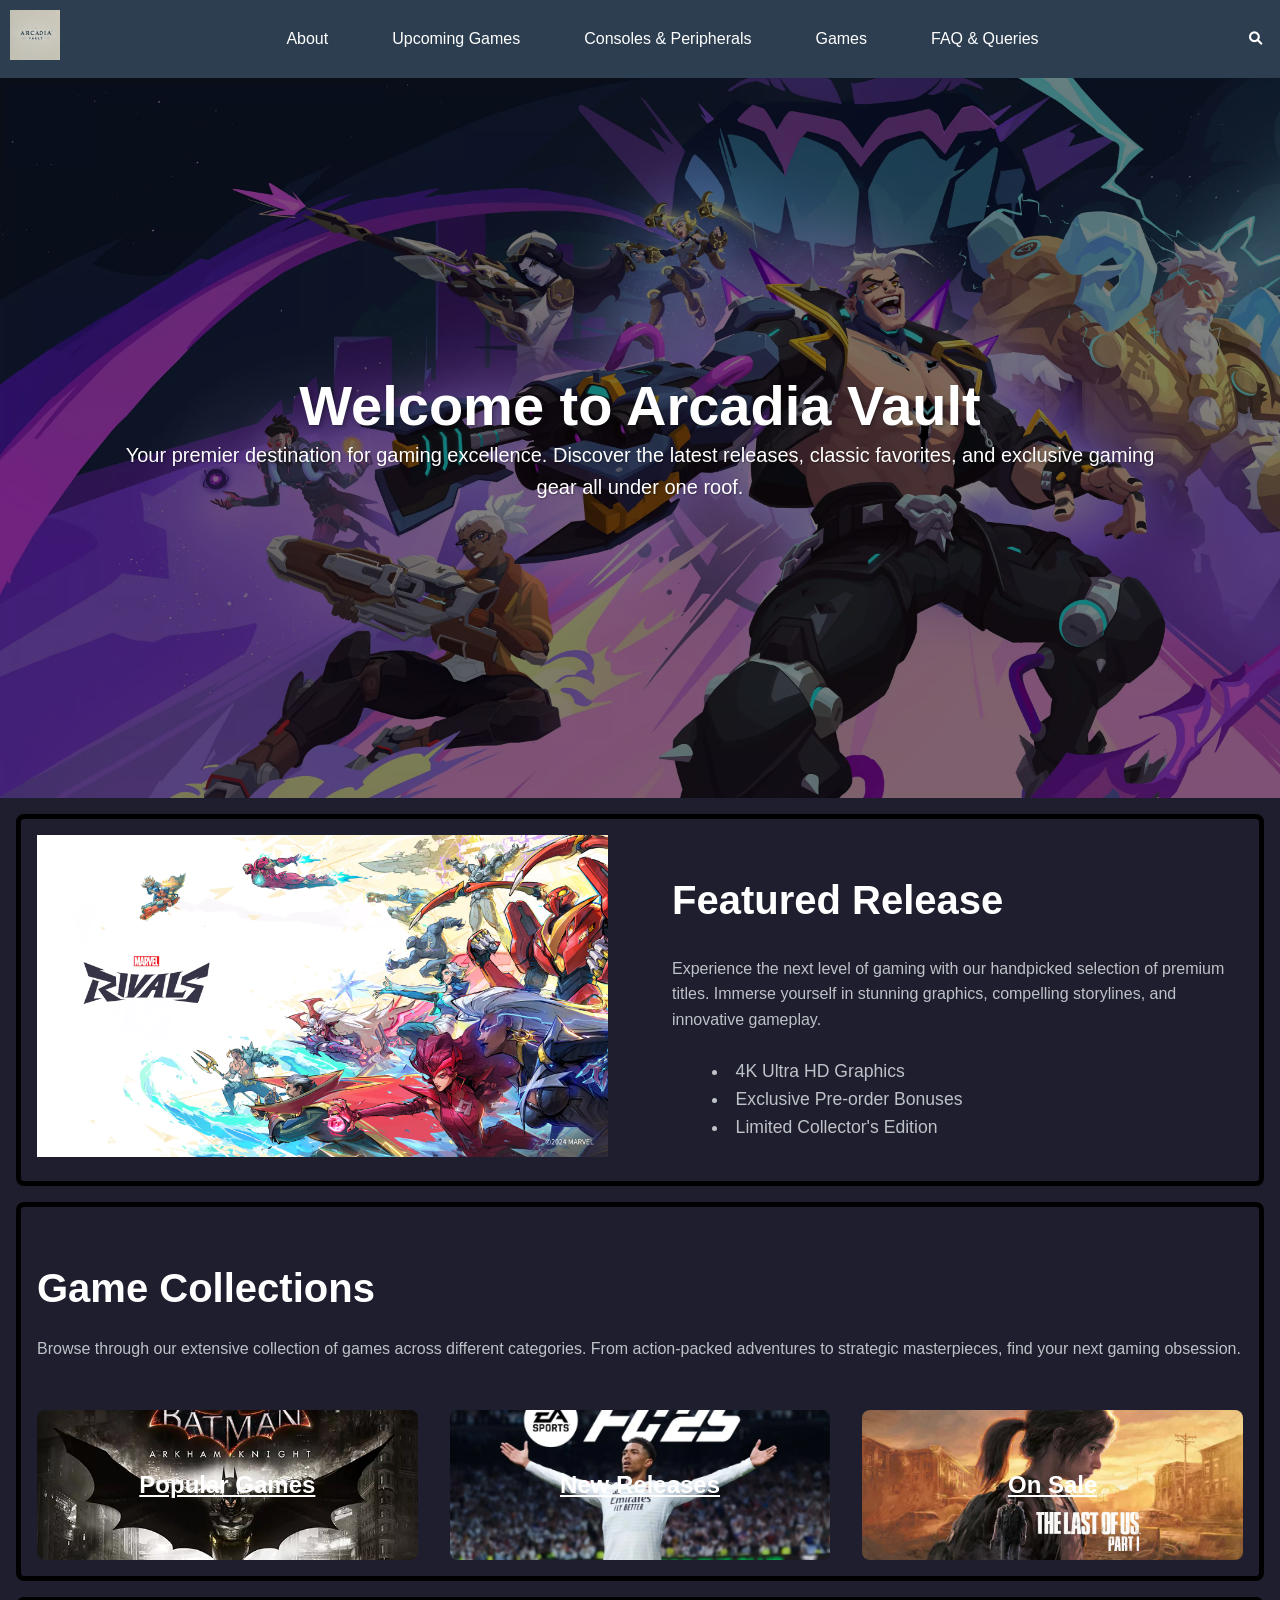
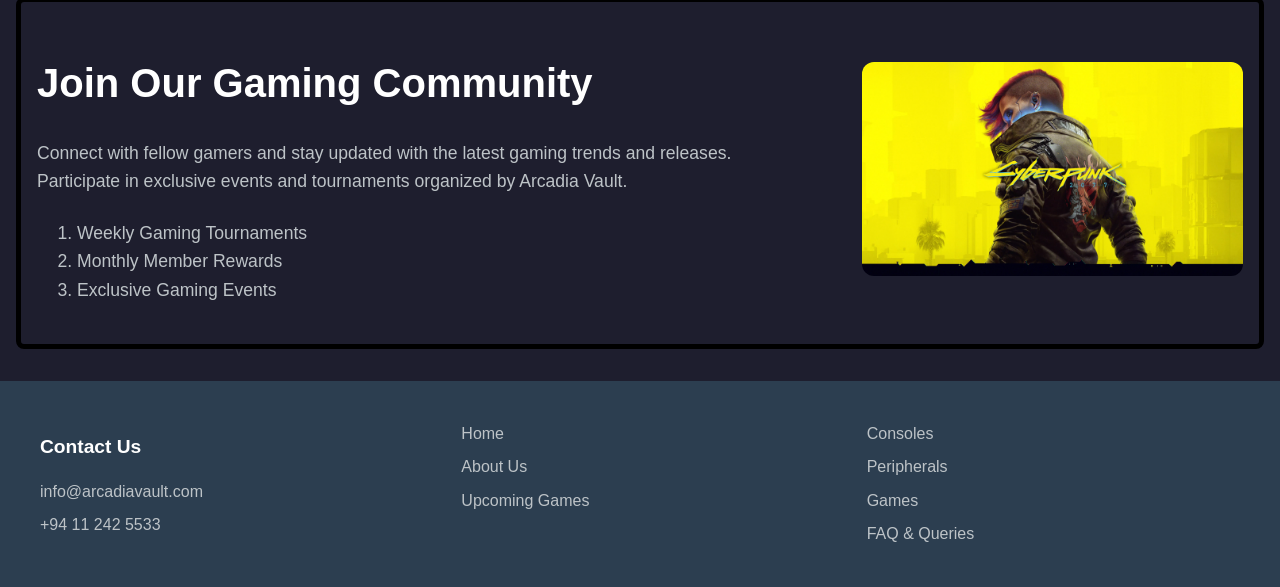
<file: index.html>
<!DOCTYPE html>
<html lang="en">

<head>
    <meta charset="UTF-8">
    <meta name="viewport" content="width=device-width, initial-scale=1.0">
    <title>Home</title>
    <link rel="stylesheet" href="./style/style.css">
    <link rel="stylesheet" href="https://cdnjs.cloudflare.com/ajax/libs/font-awesome/6.0.0/css/all.min.css">
<link rel="apple-touch-icon" sizes="57x57" href="/apple-icon-57x57.png">
<link rel="apple-touch-icon" sizes="60x60" href="/apple-icon-60x60.png">
<link rel="apple-touch-icon" sizes="72x72" href="/apple-icon-72x72.png">
<link rel="apple-touch-icon" sizes="76x76" href="/apple-icon-76x76.png">
<link rel="apple-touch-icon" sizes="114x114" href="/apple-icon-114x114.png">
<link rel="apple-touch-icon" sizes="120x120" href="/apple-icon-120x120.png">
<link rel="apple-touch-icon" sizes="144x144" href="/apple-icon-144x144.png">
<link rel="apple-touch-icon" sizes="152x152" href="/apple-icon-152x152.png">
<link rel="apple-touch-icon" sizes="180x180" href="/apple-icon-180x180.png">
<link rel="icon" type="image/png" sizes="192x192"  href="/android-icon-192x192.png">
<link rel="icon" type="image/png" sizes="32x32" href="/favicon-32x32.png">
<link rel="icon" type="image/png" sizes="96x96" href="/favicon-96x96.png">
<link rel="icon" type="image/png" sizes="16x16" href="/favicon-16x16.png">
<link rel="manifest" href="/manifest.json">
<meta name="msapplication-TileColor" content="#ffffff">
<meta name="msapplication-TileImage" content="/ms-icon-144x144.png">
<meta name="theme-color" content="#ffffff">
</head>

<body>

    <!-- Navigation Bar -->
    <nav class="navbar">
        <div class="logo">
            <a href="index.html">
                <img src="./images/logo.png" alt="Arcadia Vault Logo">
            </a>
        </div>

        <input type="checkbox" id="nav-toggle" hidden>

        <ul class="nav-links">
            <li><a href="aboutus.html">About</a></li>
            <li><a href="upcoming.html">Upcoming Games</a></li>
            <li class="dropdown">
                <a href="#" class="dropbtn">Consoles & Peripherals</a>
                <div class="dropdown-content">
                    <a href="consoles.html">Consoles</a>
                    <a href="peripherals.html">Peripherals</a>
                </div>
            </li>
            <li><a href="games.html">Games</a></li>
            <li><a href="faq.html">FAQ & Queries</a></li>
        </ul>

        <div class="nav-icons">
            <div class="search-container">
                <input type="text" class="search-input" placeholder="Search...">
                <button class="search-btn">
                    <i class="fas fa-search"></i>
                </button>
            </div>
            <label for="nav-toggle" class="hamburger">
                <i class="fas fa-bars"></i>
            </label>
        </div>
    </nav>


    <!-- Hero Banner Section -->
    <div class="hero-banner">
        <div class="hero-content">
            <h1>Welcome to Arcadia Vault</h1>
            <p>Your premier destination for gaming excellence. Discover the latest releases, classic favorites, and
                exclusive gaming gear all under one roof.</p>
        </div>
    </div>

    <!-- Featured Product Section -->
    <div class="flex-box featured-product">
        <div class="product-image">
            <img src="./images/marvel-rivals-3840x2160-6795f70b7d9df.webp" alt="Featured Game">
        </div>
        <div class="product-content">
            <h2>Featured Release</h2>
            <p>Experience the next level of gaming with our handpicked selection of premium titles. Immerse yourself in
                stunning graphics, compelling storylines, and innovative gameplay.</p>
            <ul>
                <li>4K Ultra HD Graphics</li>
                <li>Exclusive Pre-order Bonuses</li>
                <li>Limited Collector's Edition</li>
            </ul>
        </div>
    </div>

    <!-- Game Categories Section -->
    <div class="flex-box game-categories">
        <div class="category-header">
            <h2>Game Collections</h2>
            <p>Browse through our extensive collection of games across different categories. From action-packed
                adventures to strategic masterpieces, find your next gaming obsession.</p>
        </div>
        <div class="category-grid">
            <a href="games.html" class="category-card">
                <img src="./images/arkhamnight-6795f776f35f2.webp" alt="Popular Games" class="category-background">
                <h3>Popular Games</h3>
            </a>
            <a href="games.html" class="category-card">
                <img src="./images/FC25.webp" alt="New Releases" class="category-background">
                <h3>New Releases</h3>
            </a>
            <a href="games.html" class="category-card">
                <img src="./images/last-of-us-1-6795f7070b4a1.webp" alt="On Sale" class="category-background">
                <h3>On Sale</h3>
            </a>
        </div>
    </div>

    <!-- Gaming Community Section -->
    <div class="flex-box community">
        <div class="community-content">
            <h2>Join Our Gaming Community</h2>
            <p>Connect with fellow gamers and stay updated with the latest gaming trends and releases.<br>Participate in
                exclusive events and tournaments organized by Arcadia Vault.</p>
            <ol>
                <li>Weekly Gaming Tournaments</li>
                <li>Monthly Member Rewards</li>
                <li>Exclusive Gaming Events</li>
            </ol>
        </div>
        <div class="community-image">
            <img src="./images/cyberpunk-2077-3840x2160-6795f6f7721f1.webp" alt="Gaming Community">
        </div>
    </div>

    <footer>
        <div class="footer-container">
            <div class="footer-contact">
                <h3>Contact Us</h3>
                <p><a href="#info@arcadiavault.com">info@arcadiavault.com</a></p>
                <p><a href="tel:+94112425533">+94 11 242 5533</a></p>
            </div>
            <div class="footer-nav">
                <div class="nav-column">
                    <ul>
                        <li><a href="index.html">Home</a></li>
                        <li><a href="aboutus.html">About Us</a></li>
                        <li><a href="upcoming.html">Upcoming Games</a></li>
                    </ul>
                </div>
                <div class="nav-column">
                    <ul>
                        <li><a href="consoles.html">Consoles</a></li>
                        <li><a href="peripherals.html">Peripherals<a></li>
                        <li><a href="games">Games</a></li>
                        <li><a href="faq.html">FAQ & Queries</a></li>
                    </ul>
                </div>
            </div>
        </div>
    </footer>
</body>

</html>
</file>
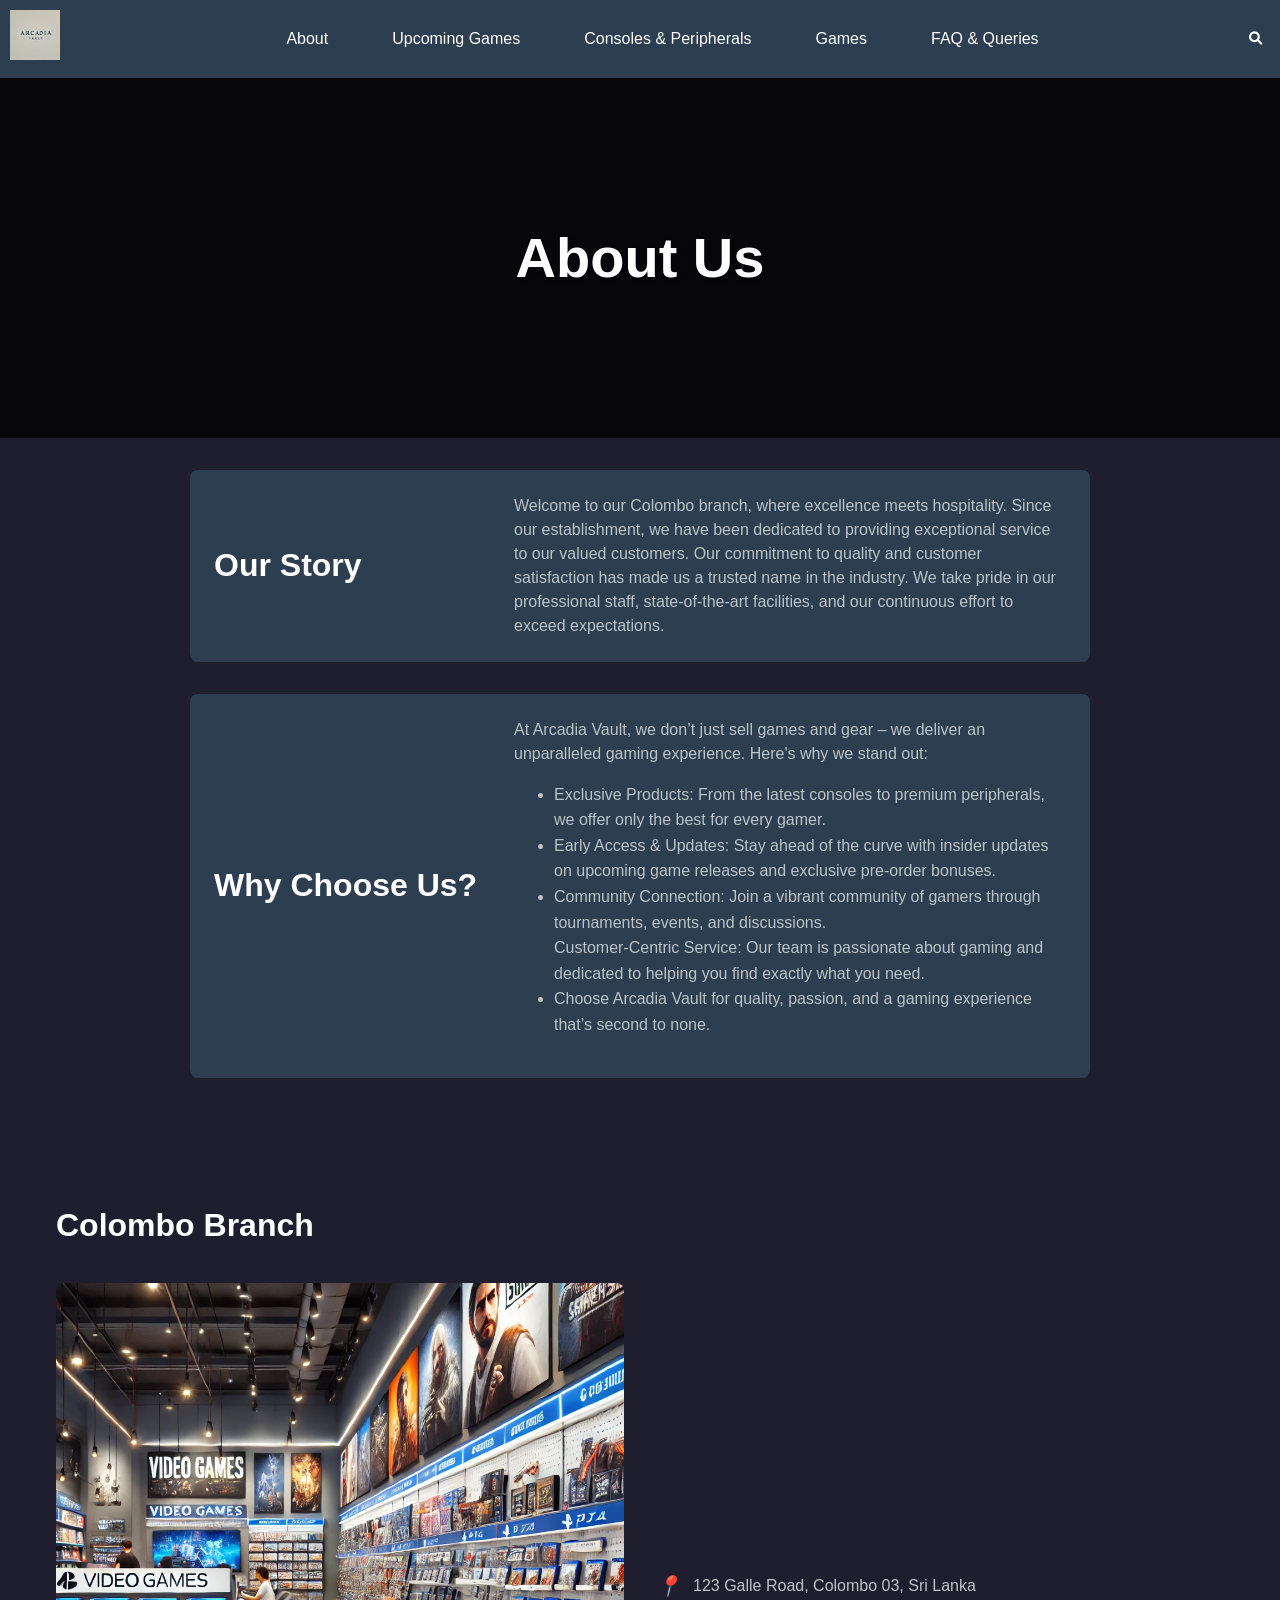
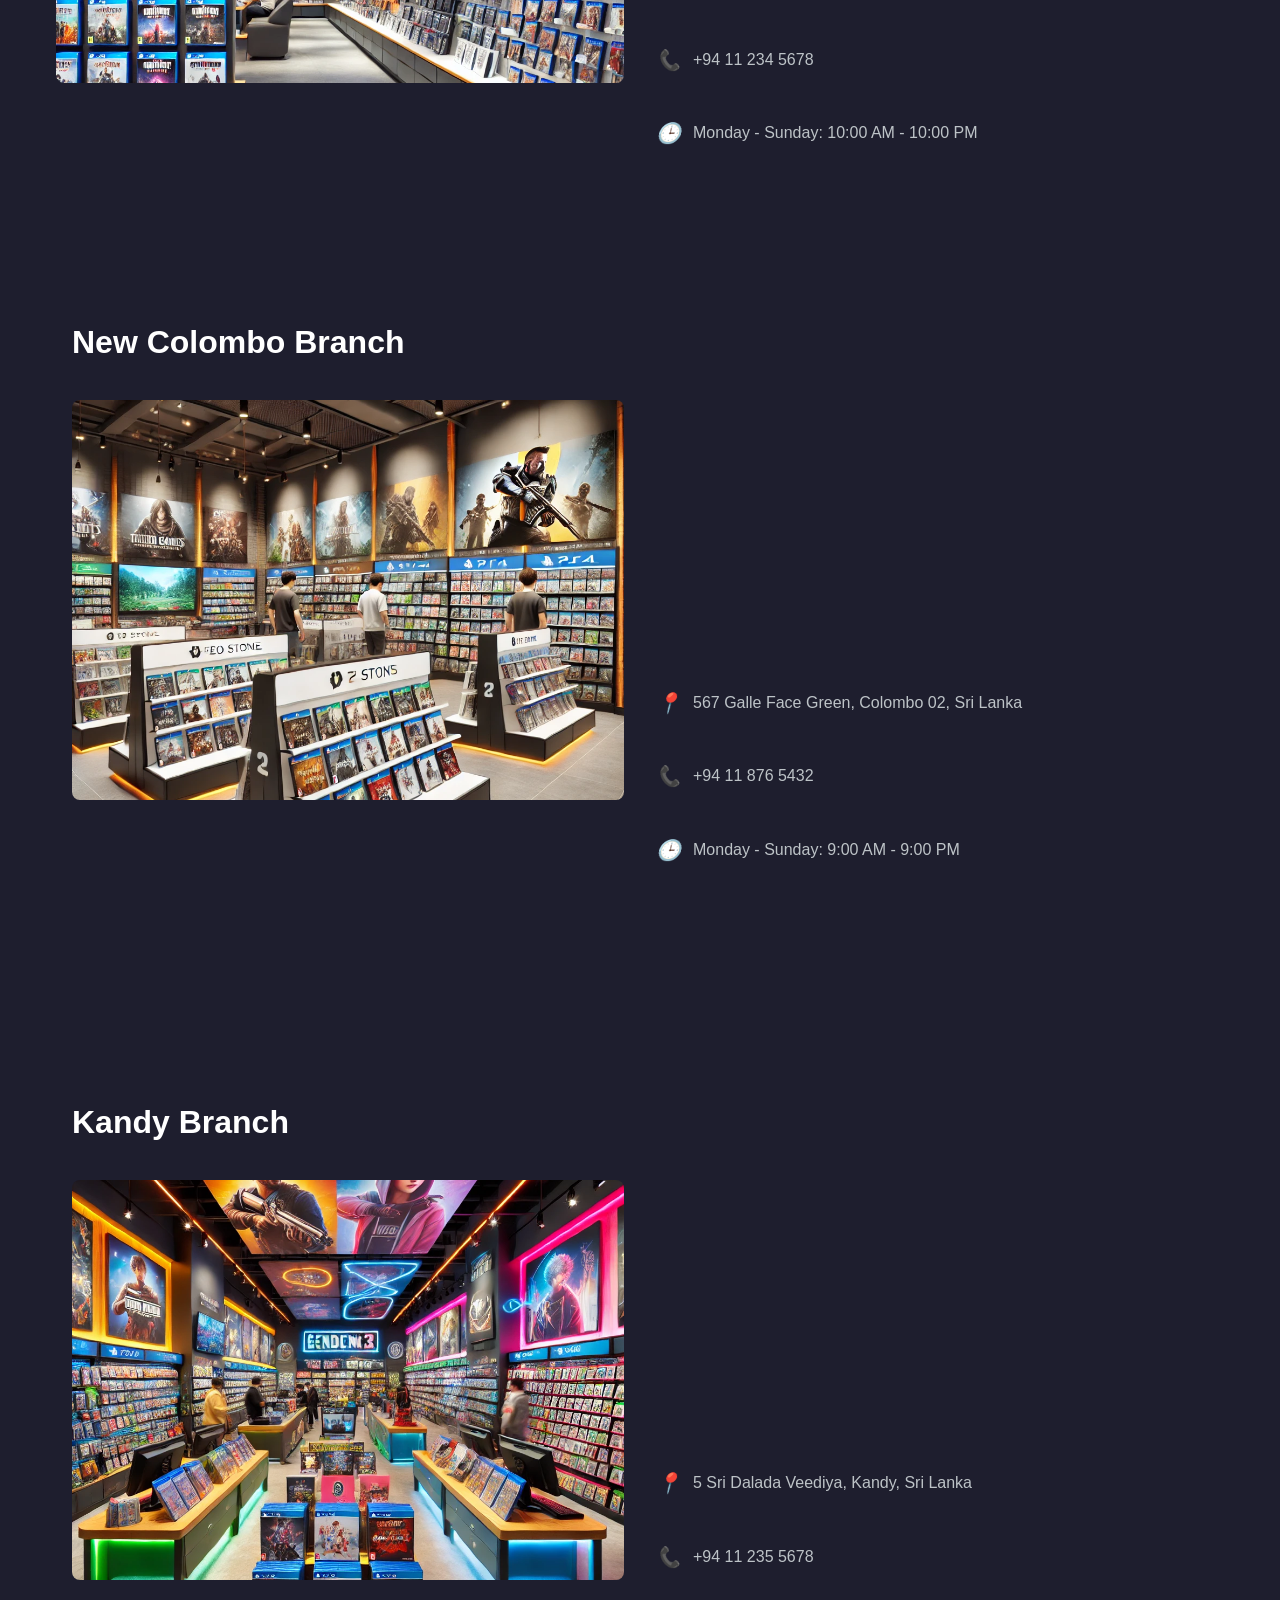
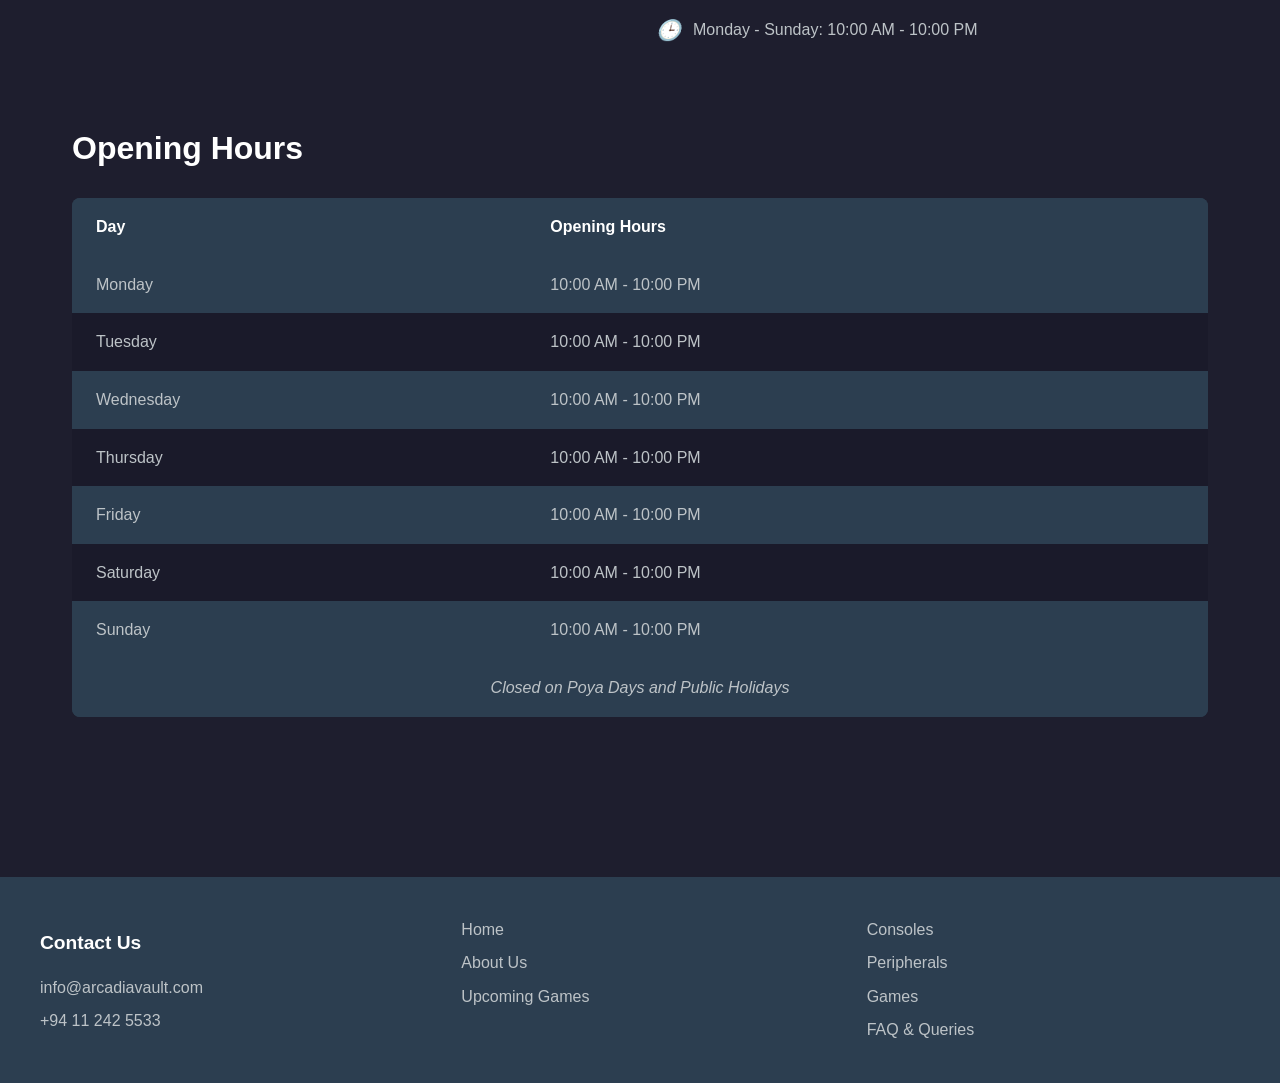
<file: aboutus.html>
<!DOCTYPE html>
<html lang="en">

<head>
    <meta charset="UTF-8">
    <meta name="viewport" content="width=device-width, initial-scale=1.0">
    <title>About Us</title>
    <link rel="stylesheet" href="style/style.css" />
    <link rel="stylesheet" href="https://cdnjs.cloudflare.com/ajax/libs/font-awesome/6.0.0/css/all.min.css">
    <link rel="apple-touch-icon" sizes="57x57" href="/apple-icon-57x57.png">
    <link rel="apple-touch-icon" sizes="60x60" href="/apple-icon-60x60.png">
    <link rel="apple-touch-icon" sizes="72x72" href="/apple-icon-72x72.png">
    <link rel="apple-touch-icon" sizes="76x76" href="/apple-icon-76x76.png">
    <link rel="apple-touch-icon" sizes="114x114" href="/apple-icon-114x114.png">
    <link rel="apple-touch-icon" sizes="120x120" href="/apple-icon-120x120.png">
    <link rel="apple-touch-icon" sizes="144x144" href="/apple-icon-144x144.png">
    <link rel="apple-touch-icon" sizes="152x152" href="/apple-icon-152x152.png">
    <link rel="apple-touch-icon" sizes="180x180" href="/apple-icon-180x180.png">
    <link rel="icon" type="image/png" sizes="192x192" href="/android-icon-192x192.png">
    <link rel="icon" type="image/png" sizes="32x32" href="/favicon-32x32.png">
    <link rel="icon" type="image/png" sizes="96x96" href="/favicon-96x96.png">
    <link rel="icon" type="image/png" sizes="16x16" href="/favicon-16x16.png">
    <link rel="manifest" href="/manifest.json">
    <meta name="msapplication-TileColor" content="#ffffff">
    <meta name="msapplication-TileImage" content="/ms-icon-144x144.png">
    <meta name="theme-color" content="#ffffff">
</head>

<body>
    <!-- Navigation Bar -->
    <nav class="navbar">
        <div class="logo">
            <a href="index.html">
                <img src="images/logo.png" alt="Arcadia Vault Logo">
            </a>
        </div>

        <input type="checkbox" id="nav-toggle" hidden>

        <ul class="nav-links">
            <li><a href="aboutus.html">About</a></li>
            <li><a href="upcoming.html">Upcoming Games</a></li>
            <li class="dropdown">
                <a href="#" class="dropbtn">Consoles & Peripherals</a>
                <div class="dropdown-content">
                    <a href="consoles.html">Consoles</a>
                    <a href="peripherals.html">Peripherals</a>
                </div>
            </li>
            <li><a href="games.html">Games</a></li>
            <li><a href="faq.html">FAQ & Queries</a></li>
        </ul>

        <div class="nav-icons">
            <div class="search-container">
                <!-- Label for Search Input -->
                <label for="search-input" class="visually-hidden">Search</label>
                <input type="text" id="search-input" class="search-input" placeholder="Search...">
                <!-- Search Button with Accessible Label -->
                <button class="search-btn" aria-label="Search">
                    <i class="fas fa-search" aria-hidden="true"></i>
                </button>
            </div>

            <!-- Hamburger Menu -->
            <label for="nav-toggle" class="hamburger" aria-label="Open navigation menu">
                <i class="fas fa-bars" aria-hidden="true"></i>
            </label>
        </div>

    </nav>

    <!-- Hero Section -->
    <div class="about-page">
        <!-- Hero Banner -->
        <div class="hero-banner about-hero">
            <div class="hero-overlay"></div>
            <div class="hero-content">
                <h1>About Us</h1>
            </div>
        </div>

        <!-- Info Box -->
        <div class="info-box">
            <div class="info-box-title">
                <h2>Our Story</h2>
            </div>
            <div class="info-box-content">
                <p>Welcome to our Colombo branch, where excellence meets hospitality. Since our establishment,
                    we have been dedicated to providing exceptional service to our valued customers. Our
                    commitment to quality and customer satisfaction has made us a trusted name in the industry.
                    We take pride in our professional staff, state-of-the-art facilities, and our continuous
                    effort to exceed expectations.</p>
            </div>
        </div>

        <div class="info-box">
            <div class="info-box-title">
                <h2>Why Choose Us?</h2>
            </div>
            <div class="info-box-content">
                <p>At Arcadia Vault, we don’t just sell games and gear – we deliver an unparalleled gaming experience.
                    Here's why we stand out:<br>
                <ul>
                    <Li>
                        Exclusive Products: From the latest consoles to premium peripherals, we offer only the best for
                        every gamer.<br></Li>
                    <Li> Early Access & Updates: Stay ahead of the curve with insider updates on upcoming game releases
                        and
                        exclusive pre-order bonuses.<br></Li>
                    <li>Community Connection: Join a vibrant community of gamers through tournaments, events, and
                        discussions.<br></li>
                    Customer-Centric Service: Our team is passionate about gaming and dedicated to helping you find
                    exactly what you need.<br></li>
                    <li>Choose Arcadia Vault for quality, passion, and a gaming experience that’s second to none.</li>
                </ul>
                </p>
            </div>
        </div>


        <!-- Branch Information -->
        <div class="container">
            <h2 class="branch-title">Colombo Branch</h2>

            <div class="branch-info">
                <!-- Branch Image -->
                <div class="branch-image">
                    <img src="images/outlet1.png" alt="Colombo Branch">
                </div>



                <!-- Map and Info -->
                <div class="branch-details">
                    <iframe
                        src="https://www.google.com/maps/embed?pb=!1m18!1m12!1m3!1d63371.80385596088!2d79.8211859!3d6.9218374!2m3!1f0!2f0!3f0!3m2!1i1024!2i768!4f13.1!3m3!1m2!1s0x3ae253d10f7a7003%3A0x320b2e4d32d3838d!2sColombo%2C%20Sri%20Lanka!5e0!3m2!1sen!2sus!4v1709766323663!5m2!1sen!2sus"
                        width="100%" height="250" style="border:0;" allowfullscreen="" loading="lazy"
                        referrerpolicy="no-referrer-when-downgrade" class="branch-map">
                    </iframe>

                    <div class="contact-info">
                        <div class="info-item">
                            <i class="icon-location"></i>
                            <p>123 Galle Road, Colombo 03, Sri Lanka</p>
                        </div>
                        <div class="info-item">
                            <i class="icon-phone"></i>
                            <p>+94 11 234 5678</p>
                        </div>
                        <div class="info-item">
                            <i class="icon-clock"></i>
                            <p>Monday - Sunday: 10:00 AM - 10:00 PM</p>
                        </div>
                    </div>
                </div>
            </div>
            <div class="container">
                <h2 class="branch-title">New Colombo Branch</h2>

                <div class="branch-info">
                    <!-- Branch Image -->
                    <div class="branch-image">
                        <img src="images/outlet2.png" alt="New Colombo Branch">
                    </div>

                    <!-- Map and Info -->
                    <div class="branch-details">
                        <iframe
                            src="https://www.google.com/maps/embed?pb=!1m18!1m12!1m3!1d63371.80385596088!2d79.8211859!3d6.9218374!2m3!1f0!2f0!3f0!3m2!1i1024!2i768!4f13.1!3m3!1m2!1s0x3ae253d10f7a7003%3A0x320b2e4d32d3838d!2sNew%20Colombo%2C%20Sri%20Lanka!5e0!3m2!1sen!2sus!4v1709766323663!5m2!1sen!2sus"
                            width="100%" height="250" style="border:0;" allowfullscreen="" loading="lazy"
                            referrerpolicy="no-referrer-when-downgrade" class="branch-map">
                        </iframe>

                        <div class="contact-info">
                            <div class="info-item">
                                <i class="icon-location"></i>
                                <p>567 Galle Face Green, Colombo 02, Sri Lanka</p>
                            </div>
                            <div class="info-item">
                                <i class="icon-phone"></i>
                                <p>+94 11 876 5432</p>
                            </div>
                            <div class="info-item">
                                <i class="icon-clock"></i>
                                <p>Monday - Sunday: 9:00 AM - 9:00 PM</p>
                            </div>
                        </div>
                    </div>
                </div>
            </div>
            <div class="container">
                <h2 class="branch-title">Kandy Branch</h2>

                <div class="branch-info">
                    <!-- Branch Image -->
                    <div class="branch-image">
                        <img src="images/outlet 3.png" alt="Kandy Branch">
                    </div>

                    <!-- Map and Info -->
                    <div class="branch-details">
                        <iframe
                            src="https://www.google.com/maps/embed?pb=!1m18!1m12!1m3!1d63320.42984403517!2d80.62578144999999!3d7.2945453!2m3!1f0!2f0!3f0!3m2!1i1024!2i768!4f13.1!3m3!1m2!1s0x3ae366266498acd3%3A0x411a3818a1e03c35!2sKandy!5e0!3m2!1sen!2slk!4v1737844357207!5m2!1sen!2slk"
                            width="100%" height="250" style="border:0;" allowfullscreen="" loading="lazy"
                            referrerpolicy="no-referrer-when-downgrade" class="branch-map">
                        </iframe>

                        <div class="contact-info">
                            <div class="info-item">
                                <i class="icon-location"></i>
                                <p>5 Sri Dalada Veediya, Kandy, Sri Lanka</p>
                            </div>
                            <div class="info-item">
                                <i class="icon-phone"></i>
                                <p>+94 11 235 5678</p>
                            </div>
                            <div class="info-item">
                                <i class="icon-clock"></i>
                                <p>Monday - Sunday: 10:00 AM - 10:00 PM</p>
                            </div>
                        </div>
                    </div>
                </div>

                <!-- Opening Hours Table -->
                <div class="opening-hours">
                    <h2>Opening Hours</h2>
                    <table class="hours-table">
                        <thead>
                            <tr>
                                <th>Day</th>
                                <th>Opening Hours</th>
                            </tr>
                        </thead>
                        <tbody>
                            <tr>
                                <td>Monday</td>
                                <td>10:00 AM - 10:00 PM</td>
                            </tr>
                            <tr>
                                <td>Tuesday</td>
                                <td>10:00 AM - 10:00 PM</td>
                            </tr>
                            <tr>
                                <td>Wednesday</td>
                                <td>10:00 AM - 10:00 PM</td>
                            </tr>
                            <tr>
                                <td>Thursday</td>
                                <td>10:00 AM - 10:00 PM</td>
                            </tr>
                            <tr>
                                <td>Friday</td>
                                <td>10:00 AM - 10:00 PM</td>
                            </tr>
                            <tr>
                                <td>Saturday</td>
                                <td>10:00 AM - 10:00 PM</td>
                            </tr>
                            <tr>
                                <td>Sunday</td>
                                <td>10:00 AM - 10:00 PM</td>
                            </tr>
                        </tbody>
                        <tfoot>
                            <tr>
                                <td colspan="2">Closed on Poya Days and Public Holidays</td>
                            </tr>
                        </tfoot>
                    </table>
                </div>
            </div>
        </div>
</body>
<!-- Footer -->
<footer>
    <div class="footer-container">
        <div class="footer-contact">
            <h3>Contact Us</h3>
            <p><a href="#info@arcadiavault.com">info@arcadiavault.com</a></p>
            <p><a href="tel:+94 11 242 5533">+94 11 242 5533</a></p>
        </div>
        <div class="footer-nav">
            <div class="nav-column">
                <ul>
                    <li><a href="index.html">Home</a></li>
                    <li><a href="aboutus.html">About Us</a></li>
                    <li><a href="upcoming.html">Upcoming Games</a></li>
                </ul>
            </div>
            <div class="nav-column">
                <ul>
                    <li><a href="consoles.html">Consoles</a></li>
                    <li><a href="peripherals.html">Peripherals<a></li>
                    <li><a href="games">Games</a></li>
                    <li><a href="faq.html">FAQ & Queries</a></li>
                </ul>
            </div>
        </div>
    </div>
</footer>

</html>
</file>
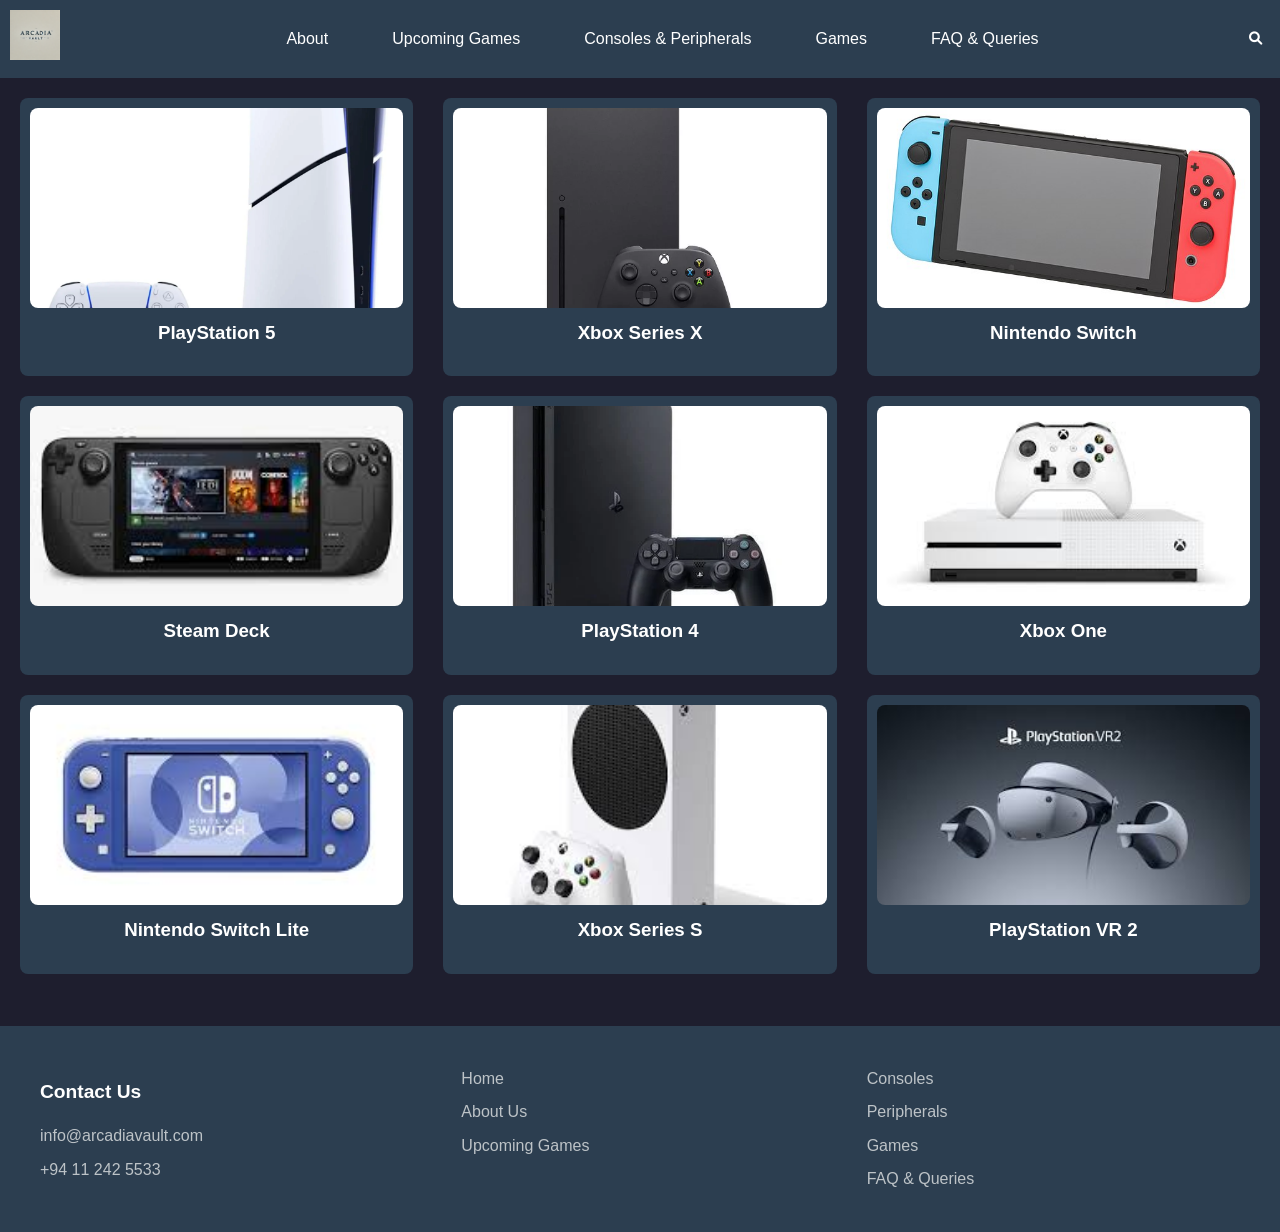
<file: consoles.html>
<!DOCTYPE html>
<html lang="en">

<head>
    <meta charset="UTF-8">
    <meta name="viewport" content="width=device-width, initial-scale=1.0">
    <title>Consoles</title>
    <link rel="stylesheet" href="style/style.css">
    <link rel="stylesheet" href="https://cdnjs.cloudflare.com/ajax/libs/font-awesome/6.0.0/css/all.min.css">
<link rel="apple-touch-icon" sizes="57x57" href="/apple-icon-57x57.png">
<link rel="apple-touch-icon" sizes="60x60" href="/apple-icon-60x60.png">
<link rel="apple-touch-icon" sizes="72x72" href="/apple-icon-72x72.png">
<link rel="apple-touch-icon" sizes="76x76" href="/apple-icon-76x76.png">
<link rel="apple-touch-icon" sizes="114x114" href="/apple-icon-114x114.png">
<link rel="apple-touch-icon" sizes="120x120" href="/apple-icon-120x120.png">
<link rel="apple-touch-icon" sizes="144x144" href="/apple-icon-144x144.png">
<link rel="apple-touch-icon" sizes="152x152" href="/apple-icon-152x152.png">
<link rel="apple-touch-icon" sizes="180x180" href="/apple-icon-180x180.png">
<link rel="icon" type="image/png" sizes="192x192"  href="/android-icon-192x192.png">
<link rel="icon" type="image/png" sizes="32x32" href="/favicon-32x32.png">
<link rel="icon" type="image/png" sizes="96x96" href="/favicon-96x96.png">
<link rel="icon" type="image/png" sizes="16x16" href="/favicon-16x16.png">
<link rel="manifest" href="/manifest.json">
<meta name="msapplication-TileColor" content="#ffffff">
<meta name="msapplication-TileImage" content="/ms-icon-144x144.png">
<meta name="theme-color" content="#ffffff">
</head>

<body>

    <!-- Navigation Bar -->
    <nav class="navbar">
        <div class="logo">
            <a href="index.html">
                <img src="images/logo.png" alt="Arcadia Vault Logo">
            </a>
        </div>

        <input type="checkbox" id="nav-toggle" hidden>

        <ul class="nav-links">
            <li><a href="aboutus.html">About</a></li>
            <li><a href="upcoming.html">Upcoming Games</a></li>
            <li class="dropdown">
                <a href="#" class="dropbtn">Consoles & Peripherals</a>
                <div class="dropdown-content">
                    <a href="consoles.html">Consoles</a>
                    <a href="peripherals.html">Peripherals</a>
                </div>
            </li>
            <li><a href="games.html">Games</a></li>
            <li><a href="faq.html">FAQ & Queries</a></li>
        </ul>

        <div class="nav-icons">
            <div class="search-container">
                <input type="text" class="search-input" placeholder="Search...">
                <button class="search-btn">
                    <i class="fas fa-search"></i>
                </button>
            </div>
            <label for="nav-toggle" class="hamburger">
                <i class="fas fa-bars"></i>
            </label>
        </div>
    </nav>

    <div class="consoles-container">
        <!-- Row 1 -->
        <div class="console-row">
            <div class="console-card">
                <img src="./images/PS5.webp" alt="PlayStation 5">
                <h3>PlayStation 5</h3>
                <div class="console-hover-content">LKR 180,000</div>
            </div>
            <div class="console-card">
                <img src="./images/Xbox.webp" alt="Xbox Series X">
                <h3>Xbox Series X</h3>
                <div class="console-hover-content">LKR 150,000</div>
            </div>
            <div class="console-card">
                <img src="./images/nint4endo.png" alt="Nintendo Switch">
                <h3>Nintendo Switch</h3>
                <div class="console-hover-content">LKR 85,000</div>
            </div>
        </div>

        <!-- Row 2 -->
        <div class="console-row">
            <div class="console-card">
                <img src="./images/steamdeck.png" alt="Steam Deck">
                <h3>Steam Deck</h3>
                <div class="console-hover-content">LKR 120,000</div>
            </div>
            <div class="console-card">
                <img src="./images/ps4.webp" alt="PlayStation 4">
                <h3>PlayStation 4</h3>
                <div class="console-hover-content">LKR 90,000</div>
            </div>
            <div class="console-card">
                <img src="./images/xbox 1.png" alt=" Xbox One">
                <h3>Xbox One</h3>
                <div class="console-hover-content">LKR 80,000</div>
            </div>
        </div>

        <!-- Row 3 -->
        <div class="console-row">
            <div class="console-card">
                <img src="./images/nintendo switch light.png" alt="Nintendo Switch Lite">
                <h3>Nintendo Switch Lite</h3>
                <div class="console-hover-content">LKR 60,000</div>
            </div>
            <div class="console-card">
                <img src="./images/series s.png" alt="Xbox Series S">
                <h3>Xbox Series S</h3>
                <div class="console-hover-content">LKR 110,000</div>
            </div>
            <div class="console-card">
                <img src="images/ps vr 2.png" alt="PlayStation VR 2">
                <h3>PlayStation VR 2</h3>
                <div class="console-hover-content">LKR 140,000</div>
            </div>
        </div>
    </div>
</body>
<footer>
    <div class="footer-container">
        <div class="footer-contact">
            <h3>Contact Us</h3>
            <p><a href="#info@arcadiavault.com">info@arcadiavault.com</a></p>
            <p><a href="tel:+94 11 242 5533">+94 11 242 5533</a></p>
        </div>
        <div class="footer-nav">
            <div class="nav-column">
                <ul>
                    <li><a href="index.html">Home</a></li>
                    <li><a href="aboutus.html">About Us</a></li>
                    <li><a href="upcoming.html">Upcoming Games</a></li>
                </ul>
            </div>
            <div class="nav-column">
                <ul>
                    <li><a href="consoles.html">Consoles</a></li>
                    <li><a href="peripherals.html">Peripherals<a></li>
                    <li><a href="games">Games</a></li>
                    <li><a href="faq.html">FAQ & Queries</a></li>
                </ul>
            </div>
        </div>
    </div>
</footer>

</html>
</file>
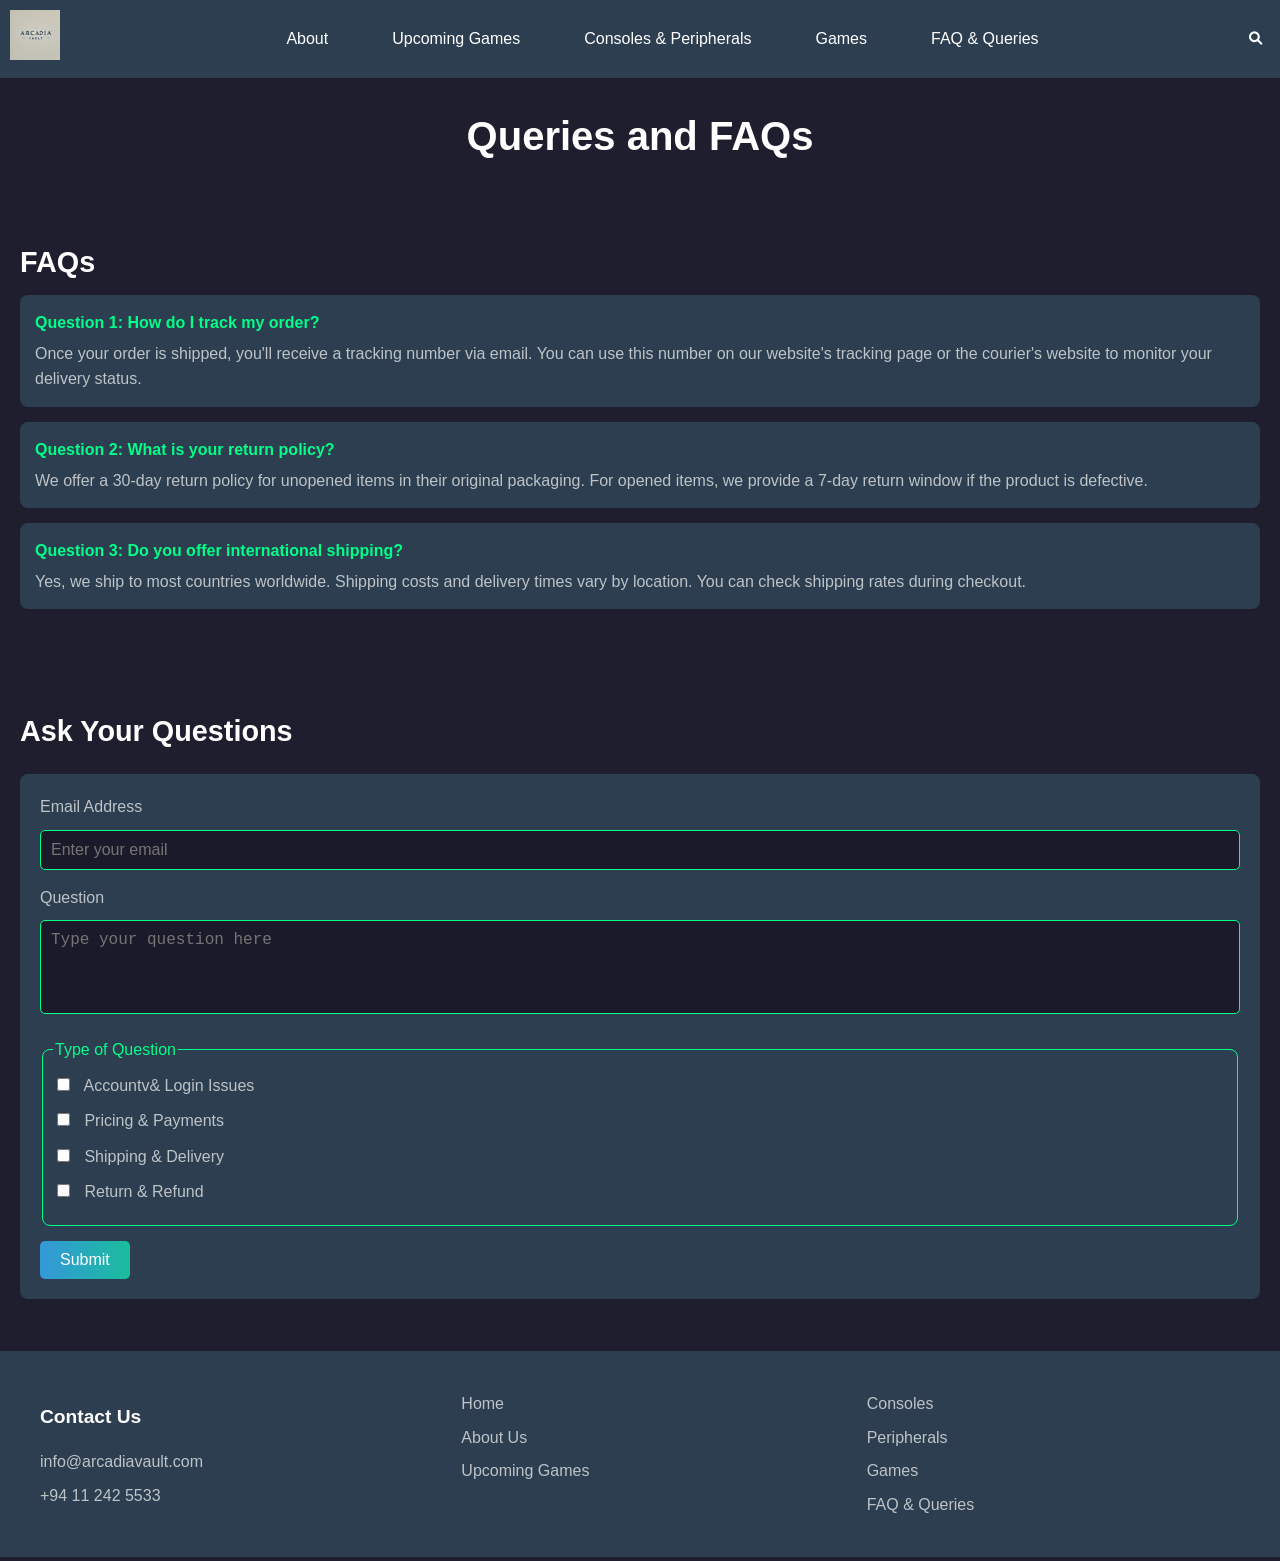
<file: faq.html>
<!DOCTYPE html>
<html lang="en">

<head>
    <meta charset="UTF-8">
    <meta name="viewport" content="width=device-width, initial-scale=1.0">
    <title>FAQs</title>
    <link rel="stylesheet" href="style/style.css">
    <link rel="stylesheet" href="https://cdnjs.cloudflare.com/ajax/libs/font-awesome/6.0.0/css/all.min.css">
<link rel="apple-touch-icon" sizes="57x57" href="/apple-icon-57x57.png">
<link rel="apple-touch-icon" sizes="60x60" href="/apple-icon-60x60.png">
<link rel="apple-touch-icon" sizes="72x72" href="/apple-icon-72x72.png">
<link rel="apple-touch-icon" sizes="76x76" href="/apple-icon-76x76.png">
<link rel="apple-touch-icon" sizes="114x114" href="/apple-icon-114x114.png">
<link rel="apple-touch-icon" sizes="120x120" href="/apple-icon-120x120.png">
<link rel="apple-touch-icon" sizes="144x144" href="/apple-icon-144x144.png">
<link rel="apple-touch-icon" sizes="152x152" href="/apple-icon-152x152.png">
<link rel="apple-touch-icon" sizes="180x180" href="/apple-icon-180x180.png">
<link rel="icon" type="image/png" sizes="192x192"  href="/android-icon-192x192.png">
<link rel="icon" type="image/png" sizes="32x32" href="/favicon-32x32.png">
<link rel="icon" type="image/png" sizes="96x96" href="/favicon-96x96.png">
<link rel="icon" type="image/png" sizes="16x16" href="/favicon-16x16.png">
<link rel="manifest" href="/manifest.json">
<meta name="msapplication-TileColor" content="#ffffff">
<meta name="msapplication-TileImage" content="/ms-icon-144x144.png">
<meta name="theme-color" content="#ffffff">
</head>

<body>

    <!-- Navigation Bar -->
    <nav class="navbar">
        <div class="logo">
            <a href="index.html">
                <img src="./images/logo.png" alt="Arcadia Vault Logo">
            </a>
        </div>

        <input type="checkbox" id="nav-toggle" hidden>

        <ul class="nav-links">
            <li><a href="aboutus.html">About</a></li>
            <li><a href="upcoming.html">Upcoming Games</a></li>
            <li class="dropdown">
                <a href="#" class="dropbtn">Consoles & Peripherals</a>
                <div class="dropdown-content">
                    <a href="consoles.html">Consoles</a>
                    <a href="peripherals.html">Peripherals</a>
                </div>
            </li>
            <li><a href="games.html">Games</a></li>
            <li><a href="faq.html">FAQ & Queries</a></li>
        </ul>

        <div class="nav-icons">
            <div class="search-container">
                <input type="text" class="search-input" placeholder="Search...">
                <button class="search-btn">
                    <i class="fas fa-search"></i>
                </button>
            </div>
            <label for="nav-toggle" class="hamburger">
                <i class="fas fa-bars"></i>
            </label>
        </div>
    </nav>
    <div class="title-section">
        <h1>Queries and FAQs</h1>
    </div>

    <!-- FAQs Section -->
    <section class="faqs-section">
        <h2>FAQs</h2>
        <ul class="faqs-list">
            <li>
                <strong>Question 1: How do I track my order?</strong>
                <p>Once your order is shipped, you'll receive a tracking number via email. You can use this number on
                    our website's tracking page or the courier's website to monitor your delivery status.</p>
            </li>
            <li>
                <strong>Question 2: What is your return policy?</strong>
                <p>We offer a 30-day return policy for unopened items in their original packaging. For opened items, we
                    provide a 7-day return window if the product is defective.</p>
            </li>
            <li>
                <strong>Question 3: Do you offer international shipping?</strong>
                <p>Yes, we ship to most countries worldwide. Shipping costs and delivery times vary by location. You can
                    check shipping rates during checkout.</p>
            </li>
        </ul>
    </section>

    <!-- Ask Your Questions Section -->
    <section class="ask-questions-section">
        <h2>Ask Your Questions</h2>
        <form class="question-form">
            <label for="email">Email Address</label>
            <input type="email" id="email" name="email" placeholder="Enter your email" required>

            <label for="question">Question</label>
            <textarea id="question" name="question" rows="4" placeholder="Type your question here" required></textarea>

            <fieldset>
                <legend>Type of Question</legend>
                <label><input type="checkbox" name="question-type" value="Option 1"> Accountv& Login Issues</label>
                <label><input type="checkbox" name="question-type" value="Option 2"> Pricing & Payments </label>
                <label><input type="checkbox" name="question-type" value="Option 3"> Shipping & Delivery </label>
                <label><input type="checkbox" name="question-type" value="Option 4"> Return & Refund</label>
            </fieldset>

            <button type="submit">Submit</button>
        </form>
    </section>

    <footer>
        <div class="footer-container">
            <div class="footer-contact">
                <h3>Contact Us</h3>
                <p><a href="#info@arcadiavault.com">info@arcadiavault.com</a></p>
                <p><a href="tel:+94 11 242 5533">+94 11 242 5533</a></p>
            </div>
            <div class="footer-nav">
                <div class="nav-column">
                    <ul>
                        <li><a href="index.html">Home</a></li>
                        <li><a href="aboutus.html">About Us</a></li>
                        <li><a href="upcoming.html">Upcoming Games</a></li>
                    </ul>
                </div>
                <div class="nav-column">
                    <ul>
                        <li><a href="consoles.html">Consoles</a></li>
                        <li><a href="peripherals.html">Peripherals<a></li>
                        <li><a href="games">Games</a></li>
                        <li><a href="faq.html">FAQ & Queries</a></li>
                    </ul>
                </div>
            </div>
        </div>
    </footer>
</file>
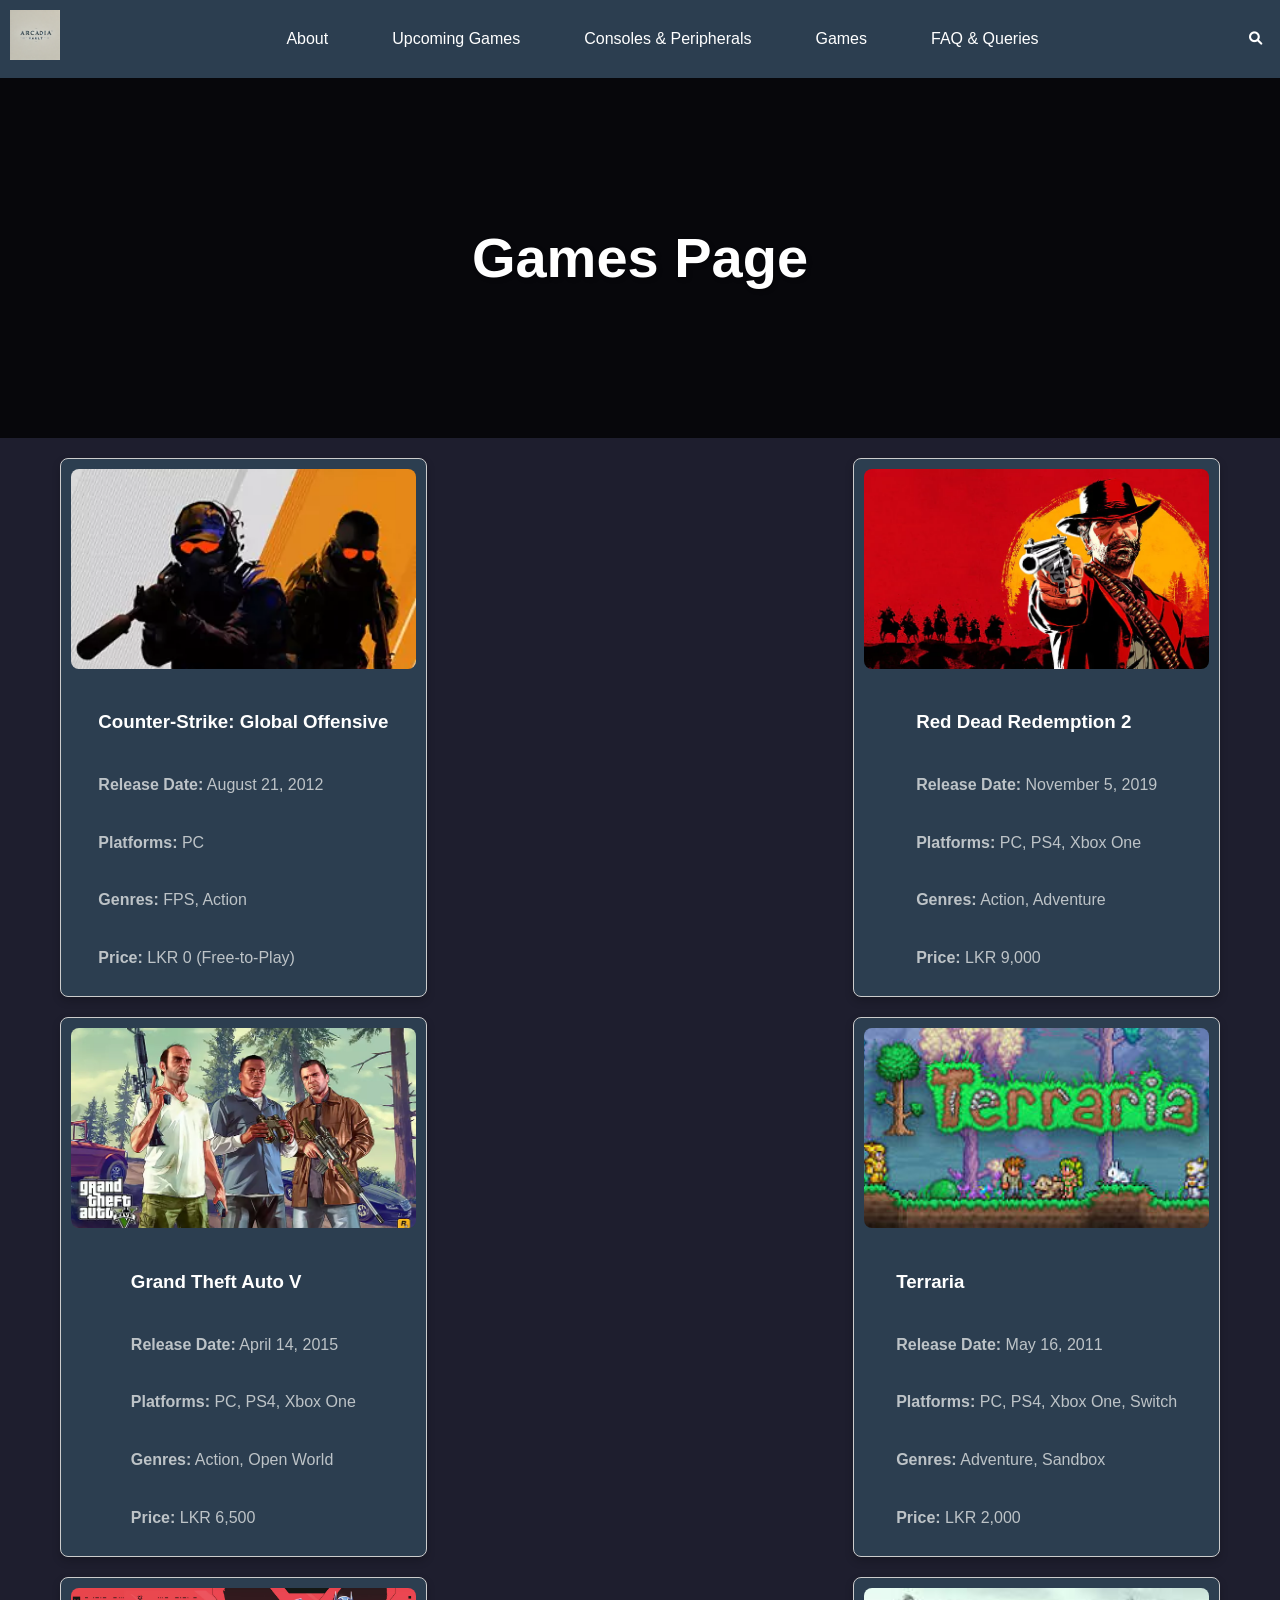
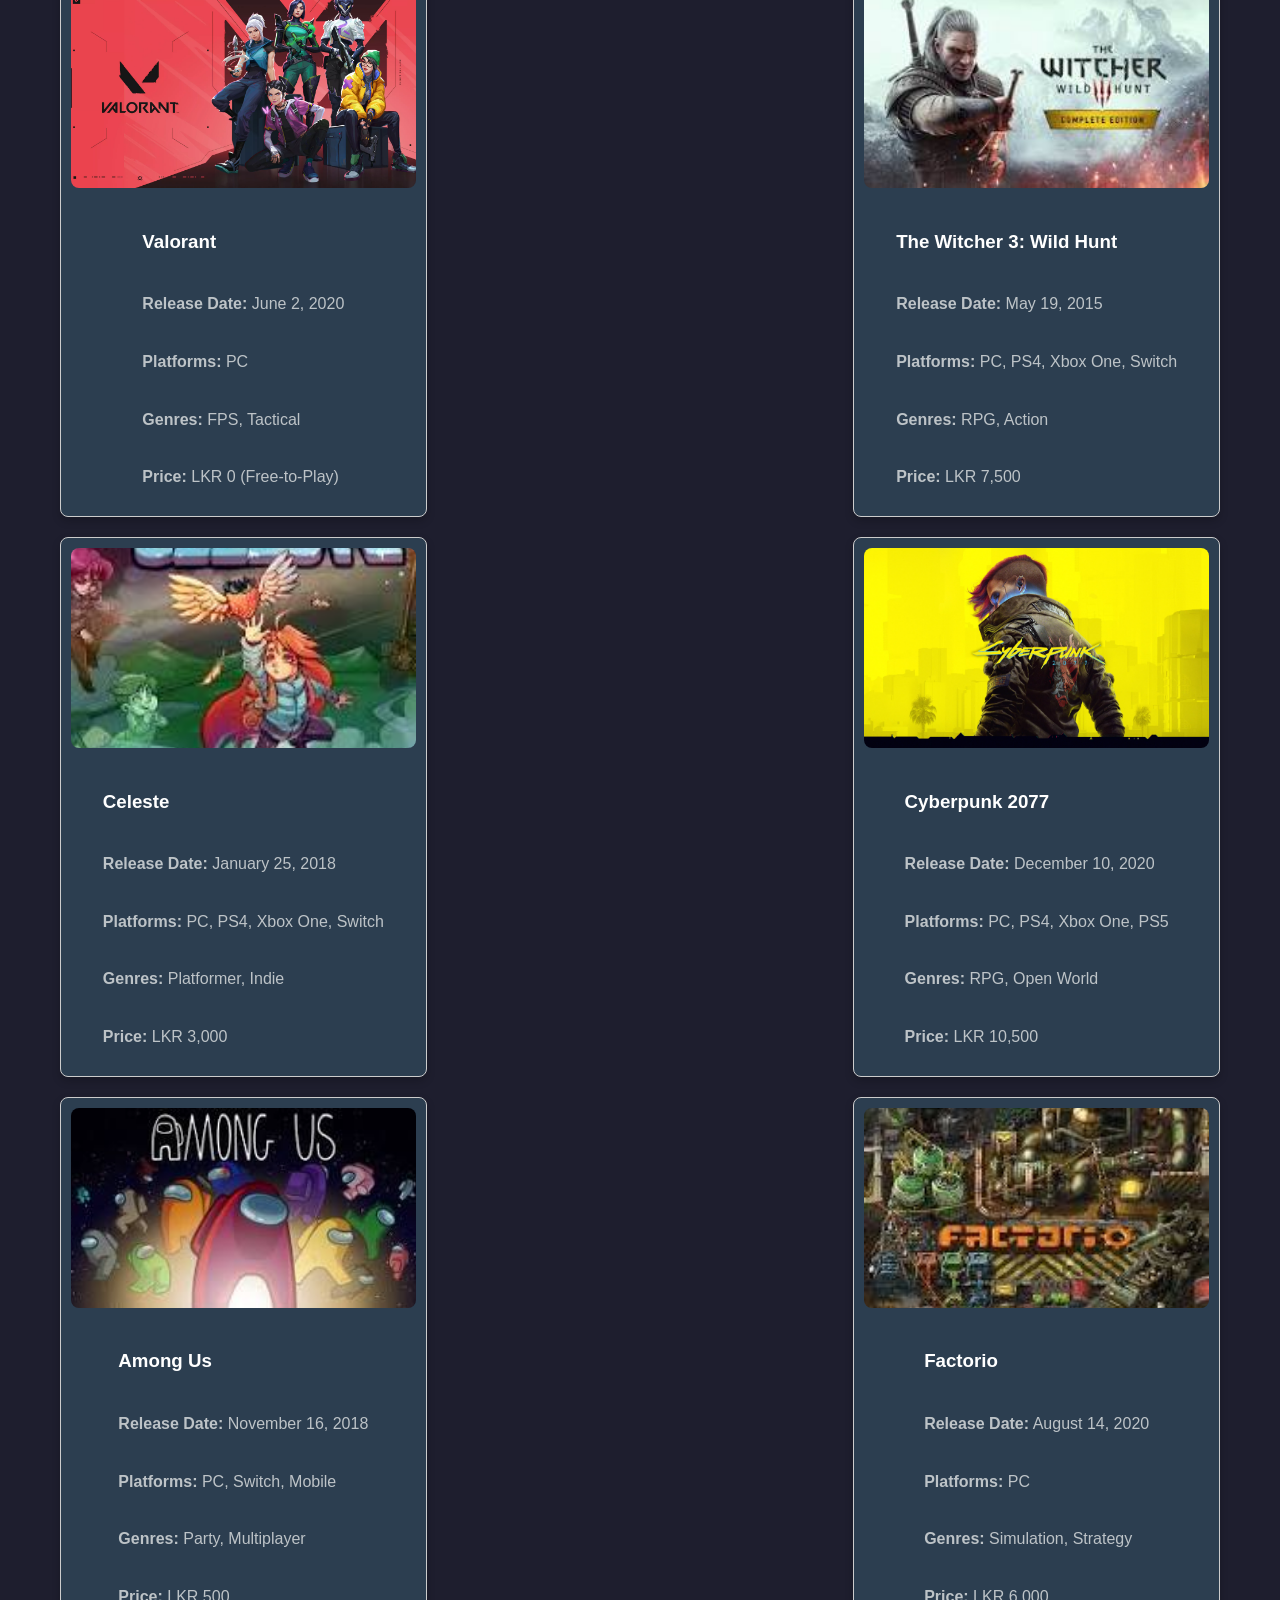
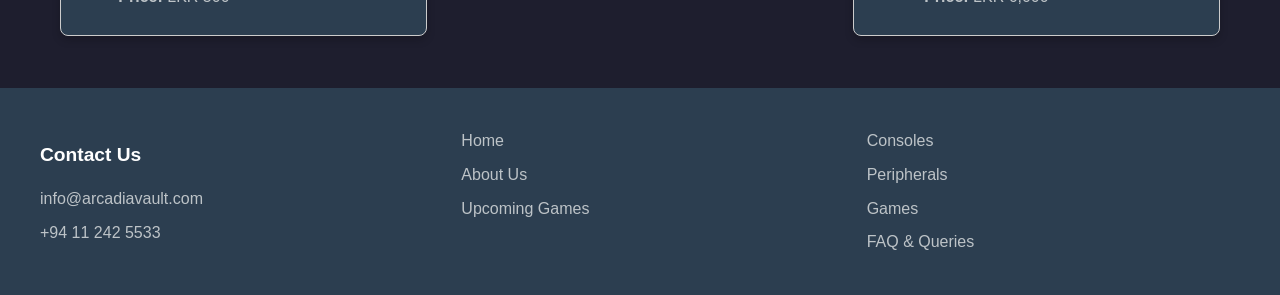
<file: games.html>
<!DOCTYPE html>
<html lang="en">

<head>
    <meta charset="UTF-8">
    <meta name="viewport" content="width=device-width, initial-scale=1.0">
    <title>Games</title>
    <link rel="stylesheet" href="style/style.css">
    <link rel="stylesheet" href="https://cdnjs.cloudflare.com/ajax/libs/font-awesome/6.0.0/css/all.min.css">
<link rel="apple-touch-icon" sizes="57x57" href="/apple-icon-57x57.png">
<link rel="apple-touch-icon" sizes="60x60" href="/apple-icon-60x60.png">
<link rel="apple-touch-icon" sizes="72x72" href="/apple-icon-72x72.png">
<link rel="apple-touch-icon" sizes="76x76" href="/apple-icon-76x76.png">
<link rel="apple-touch-icon" sizes="114x114" href="/apple-icon-114x114.png">
<link rel="apple-touch-icon" sizes="120x120" href="/apple-icon-120x120.png">
<link rel="apple-touch-icon" sizes="144x144" href="/apple-icon-144x144.png">
<link rel="apple-touch-icon" sizes="152x152" href="/apple-icon-152x152.png">
<link rel="apple-touch-icon" sizes="180x180" href="/apple-icon-180x180.png">
<link rel="icon" type="image/png" sizes="192x192"  href="/android-icon-192x192.png">
<link rel="icon" type="image/png" sizes="32x32" href="/favicon-32x32.png">
<link rel="icon" type="image/png" sizes="96x96" href="/favicon-96x96.png">
<link rel="icon" type="image/png" sizes="16x16" href="/favicon-16x16.png">
<link rel="manifest" href="/manifest.json">
<meta name="msapplication-TileColor" content="#ffffff">
<meta name="msapplication-TileImage" content="/ms-icon-144x144.png">
<meta name="theme-color" content="#ffffff">
</head>

<body>
    <!-- Navigation Bar -->
    <nav class="navbar">
        <div class="logo">
            <a href="index.html">
                <img src="images/logo.png" alt="Arcadia Vault Logo">
            </a>
        </div>

        <input type="checkbox" id="nav-toggle" hidden>

        <ul class="nav-links">
            <li><a href="aboutus.html">About</a></li>
            <li><a href="upcoming.html">Upcoming Games</a></li>
            <li class="dropdown">
                <a href="#" class="dropbtn">Consoles & Peripherals</a>
                <div class="dropdown-content">
                    <a href="consoles.html">Consoles</a>
                    <a href="peripherals.html">Peripherals</a>
                </div>
            </li>
            <li><a href="games.html">Games</a></li>
            <li><a href="faq.html">FAQ & Queries</a></li>
        </ul>

        <div class="nav-icons">
            <div class="search-container">
                <input type="text" class="search-input" placeholder="Search...">
                <button class="search-btn">
                    <i class="fas fa-search"></i>
                </button>
            </div>
            <label for="nav-toggle" class="hamburger">
                <i class="fas fa-bars"></i>
            </label>
        </div>
    </nav>
    <!-- Hero Section -->
    <div class="about-page">
        <!-- Hero Banner -->
        <div class="hero-banner about-hero">
            <div class="hero-overlay"></div>
            <div class="hero-content">
                <h1>Games Page</h1>
            </div>
        </div>

        <div class="games-container">
            <!-- Row 1 -->
            <div class="game-row">
                <div class="game-card">
                    <img src="./images/cs2mobile-6795f77b03e72.webp" alt="CS:GO">
                    <div class="game-details">
                        <h3>Counter-Strike: Global Offensive</h3>
                        <p><strong>Release Date:</strong> August 21, 2012</p>
                        <p><strong>Platforms:</strong> PC</p>
                        <p><strong>Genres:</strong> FPS, Action</p>
                        <p><strong>Price:</strong> LKR 0 (Free-to-Play)</p>
                        <div class="game-description">
                            A multiplayer first-person shooter focusing on team-based gameplay, strategy, and fast-paced
                            action.
                        </div>
                    </div>
                </div>
                <div class="game-card">
                    <img src="./images/reddead-6795f7177fb89.webp" alt="Red Dead Redemption 2">
                    <div class="game-details">
                        <h3>Red Dead Redemption 2</h3>
                        <p><strong>Release Date:</strong> November 5, 2019</p>
                        <p><strong>Platforms:</strong> PC, PS4, Xbox One</p>
                        <p><strong>Genres:</strong> Action, Adventure</p>
                        <p><strong>Price:</strong> LKR 9,000</p>
                        <div class="game-description">
                            An open-world action-adventure game set in the Wild West, featuring stunning visuals and an
                            engaging story.
                        </div>
                    </div>
                </div>
            </div>

            <!-- Row 2 -->
            <div class="game-row">
                <div class="game-card">
                    <img src="./images/gta5-6795f855c95de.webp" alt="GTA V">
                    <div class="game-details">
                        <h3>Grand Theft Auto V</h3>
                        <p><strong>Release Date:</strong> April 14, 2015</p>
                        <p><strong>Platforms:</strong> PC, PS4, Xbox One</p>
                        <p><strong>Genres:</strong> Action, Open World</p>
                        <p><strong>Price:</strong> LKR 6,500</p>
                        <div class="game-description">
                            Explore Los Santos in this thrilling open-world action game filled with missions and mayhem.
                        </div>
                    </div>
                </div>
                <div class="game-card">
                    <img src="./images/terraria.jpeg" alt="Terraria">
                    <div class="game-details">
                        <h3>Terraria</h3>
                        <p><strong>Release Date:</strong> May 16, 2011</p>
                        <p><strong>Platforms:</strong> PC, PS4, Xbox One, Switch</p>
                        <p><strong>Genres:</strong> Adventure, Sandbox</p>
                        <p><strong>Price:</strong> LKR 2,000</p>
                        <div class="game-description">
                            A 2D sandbox adventure game filled with crafting, exploration, and combat.
                        </div>
                    </div>
                </div>
            </div>

            <!-- Row 3 -->
            <div class="game-row">
                <div class="game-card">
                    <img src="./images/valorant-6795f87d0826f.webp" alt="Valorant">
                    <div class="game-details">
                        <h3>Valorant</h3>
                        <p><strong>Release Date:</strong> June 2, 2020</p>
                        <p><strong>Platforms:</strong> PC</p>
                        <p><strong>Genres:</strong> FPS, Tactical</p>
                        <p><strong>Price:</strong> LKR 0 (Free-to-Play)</p>
                        <div class="game-description">
                            A tactical team-based FPS featuring unique agents and competitive gameplay.
                        </div>
                    </div>
                </div>
                <div class="game-card">
                    <img src="./images/witcher 3.jpeg" alt="The Witcher 3">
                    <div class="game-details">
                        <h3>The Witcher 3: Wild Hunt</h3>
                        <p><strong>Release Date:</strong> May 19, 2015</p>
                        <p><strong>Platforms:</strong> PC, PS4, Xbox One, Switch</p>
                        <p><strong>Genres:</strong> RPG, Action</p>
                        <p><strong>Price:</strong> LKR 7,500</p>
                        <div class="game-description">
                            An epic RPG adventure with deep storytelling and stunning visuals.
                        </div>
                    </div>
                </div>
            </div>

            <!-- Row 4 -->
            <div class="game-row">
                <div class="game-card">
                    <img src="./images/celeste.jpeg" alt="Celeste">
                    <div class="game-details">
                        <h3>Celeste</h3>
                        <p><strong>Release Date:</strong> January 25, 2018</p>
                        <p><strong>Platforms:</strong> PC, PS4, Xbox One, Switch</p>
                        <p><strong>Genres:</strong> Platformer, Indie</p>
                        <p><strong>Price:</strong> LKR 3,000</p>
                        <div class="game-description">
                            A heartfelt indie platformer with challenging gameplay and an emotional story.
                        </div>
                    </div>
                </div>
                <div class="game-card">
                    <img src="./images/cyberpunk-2077-3840x2160-6795f6f7721f1.webp" alt="Cyberpunk 2077">
                    <div class="game-details">
                        <h3>Cyberpunk 2077</h3>
                        <p><strong>Release Date:</strong> December 10, 2020</p>
                        <p><strong>Platforms:</strong> PC, PS4, Xbox One, PS5</p>
                        <p><strong>Genres:</strong> RPG, Open World</p>
                        <p><strong>Price:</strong> LKR 10,500</p>
                        <div class="game-description">
                            Dive into a dystopian open world in this action RPG filled with futuristic tech.
                        </div>
                    </div>
                </div>
            </div>

            <!-- Row 5 -->
            <div class="game-row">
                <div class="game-card">
                    <img src="./images/among uys.png" alt="Among Us">
                    <div class="game-details">
                        <h3>Among Us</h3>
                        <p><strong>Release Date:</strong> November 16, 2018</p>
                        <p><strong>Platforms:</strong> PC, Switch, Mobile</p>
                        <p><strong>Genres:</strong> Party, Multiplayer</p>
                        <p><strong>Price:</strong> LKR 500</p>
                        <div class="game-description">
                            A multiplayer party game of teamwork and deception set in space.
                        </div>
                    </div>
                </div>
                <div class="game-card">
                    <img src="./images/facto.png" alt="Factorio">
                    <div class="game-details">
                        <h3>Factorio</h3>
                        <p><strong>Release Date:</strong> August 14, 2020</p>
                        <p><strong>Platforms:</strong> PC</p>
                        <p><strong>Genres:</strong> Simulation, Strategy</p>
                        <p><strong>Price:</strong> LKR 6,000</p>
                        <div class="game-description">
                            Build and manage factories in this challenging strategy simulation game.
                        </div>
                    </div>
                </div>
            </div>
        </div>

        <footer>
            <div class="footer-container">
                <div class="footer-contact">
                    <h3>Contact Us</h3>
                    <p><a href="#info@arcadiavault.com">info@arcadiavault.com</a></p>
                    <p><a href="tel:+94 11 242 5533">+94 11 242 5533</a></p>
                </div>
                <div class="footer-nav">
                    <div class="nav-column">
                        <ul>
                            <li><a href="index.html">Home</a></li>
                            <li><a href="aboutus.html">About Us</a></li>
                            <li><a href="upcoming.html">Upcoming Games</a></li>
                        </ul>
                    </div>
                    <div class="nav-column">
                        <ul>
                            <li><a href="consoles.html">Consoles</a></li>
                            <li><a href="peripherals.html">Peripherals<a></li>
                            <li><a href="games">Games</a></li>
                            <li><a href="faq.html">FAQ & Queries</a></li>
                        </ul>
                    </div>
                </div>
            </div>
        </footer>

</html>
</file>
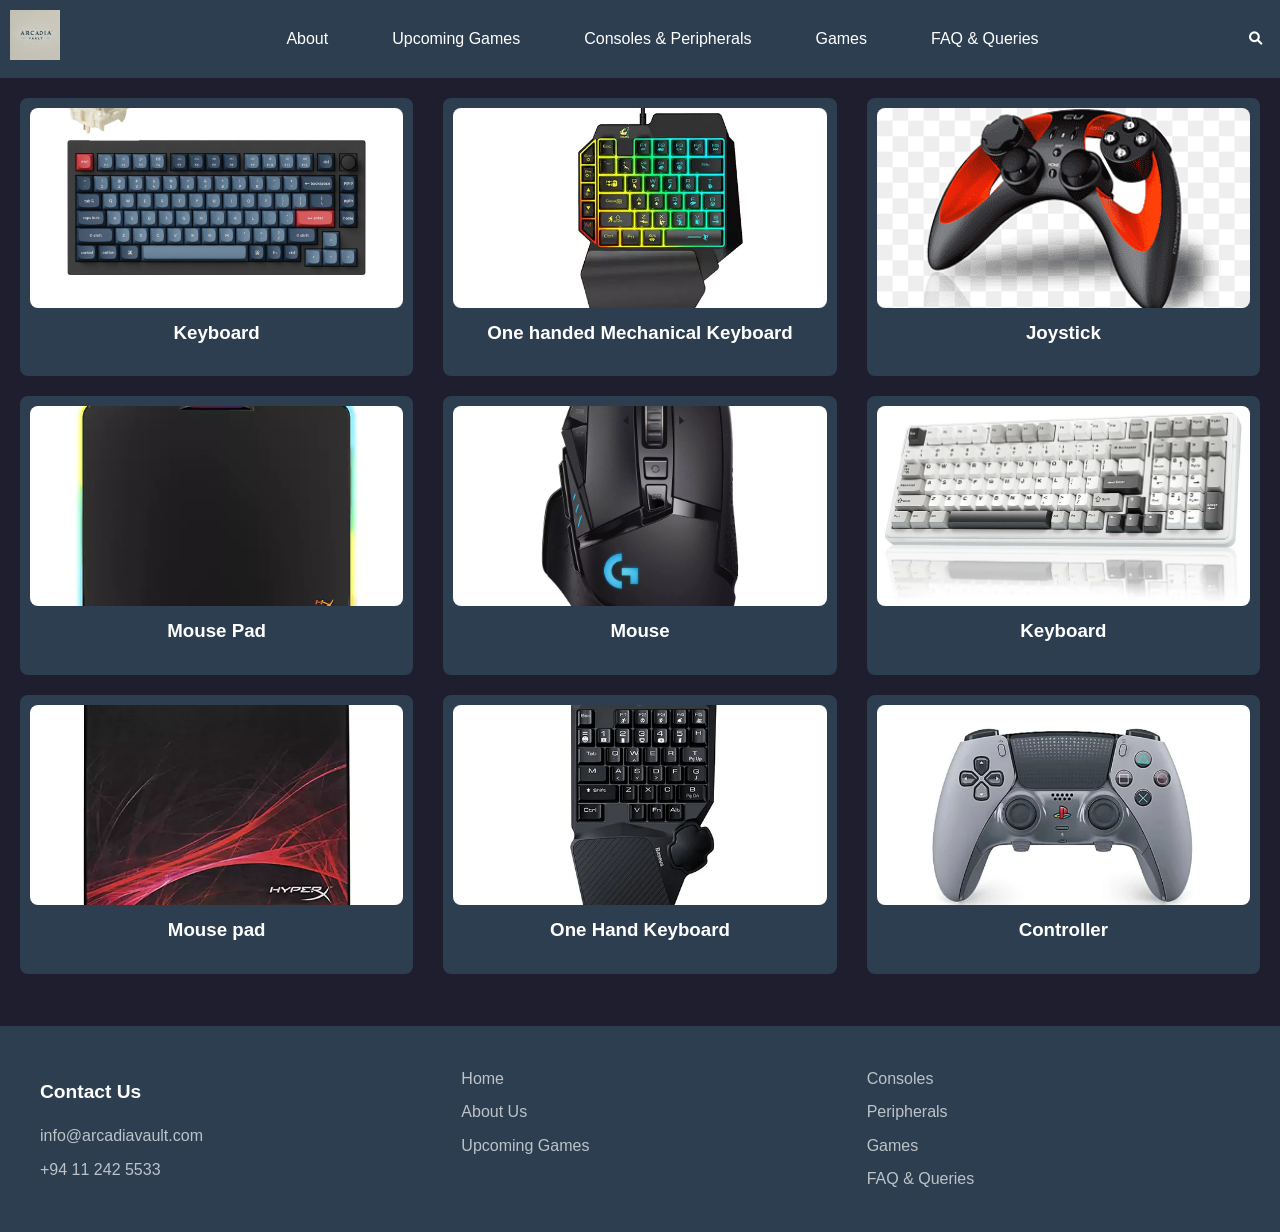
<file: peripherals.html>
<!DOCTYPE html>
<html lang="en">

<head>
    <meta charset="UTF-8">
    <meta name="viewport" content="width=device-width, initial-scale=1.0">
    <title>Peripherals</title>
    <link rel="stylesheet" href="style/style.css">
    <link rel="stylesheet" href="https://cdnjs.cloudflare.com/ajax/libs/font-awesome/6.0.0/css/all.min.css">
<link rel="apple-touch-icon" sizes="57x57" href="/apple-icon-57x57.png">
<link rel="apple-touch-icon" sizes="60x60" href="/apple-icon-60x60.png">
<link rel="apple-touch-icon" sizes="72x72" href="/apple-icon-72x72.png">
<link rel="apple-touch-icon" sizes="76x76" href="/apple-icon-76x76.png">
<link rel="apple-touch-icon" sizes="114x114" href="/apple-icon-114x114.png">
<link rel="apple-touch-icon" sizes="120x120" href="/apple-icon-120x120.png">
<link rel="apple-touch-icon" sizes="144x144" href="/apple-icon-144x144.png">
<link rel="apple-touch-icon" sizes="152x152" href="/apple-icon-152x152.png">
<link rel="apple-touch-icon" sizes="180x180" href="/apple-icon-180x180.png">
<link rel="icon" type="image/png" sizes="192x192"  href="/android-icon-192x192.png">
<link rel="icon" type="image/png" sizes="32x32" href="/favicon-32x32.png">
<link rel="icon" type="image/png" sizes="96x96" href="/favicon-96x96.png">
<link rel="icon" type="image/png" sizes="16x16" href="/favicon-16x16.png">
<link rel="manifest" href="/manifest.json">
<meta name="msapplication-TileColor" content="#ffffff">
<meta name="msapplication-TileImage" content="/ms-icon-144x144.png">
<meta name="theme-color" content="#ffffff">

</head>

<body>

    <!-- Navigation Bar -->
    <nav class="navbar">
        <div class="logo">
            <a href="index.html">
                <img src="./images/logo.png" alt="Arcadia Vault Logo">
            </a>
        </div>

        <input type="checkbox" id="nav-toggle" hidden>

        <ul class="nav-links">
            <li><a href="aboutus.html">About</a></li>
            <li><a href="upcoming.html">Upcoming Games</a></li>
            <li class="dropdown">
                <a href="#" class="dropbtn">Consoles & Peripherals</a>
                <div class="dropdown-content">
                    <a href="consoles.html">Consoles</a>
                    <a href="peripherals.html">Peripherals</a>
                </div>
            </li>
            <li><a href="games.html">Games</a></li>
            <li><a href="faq.html">FAQ & Queries</a></li>
        </ul>

        <div class="nav-icons">
            <div class="search-container">
                <input type="text" class="search-input" placeholder="Search...">
                <button class="search-btn">
                    <i class="fas fa-search"></i>
                </button>
            </div>
            <label for="nav-toggle" class="hamburger">
                <i class="fas fa-bars"></i>
            </label>
        </div>
    </nav>
    <div class="peripherals-container">
        <!-- Row 1 -->
        <div class="peripheral-row">
            <div class="peripheral-card">
                <img src="images/keyboardmech.webp" alt="Keyboard">
                <div class="hover-content">
                    <p>Price: LKR 7,500</p>
                </div>
                <h3>Keyboard</h3>
            </div>
            <div class="peripheral-card">
                <img src="images/k15-one-handed-mechanical-keyboard-6795f857251c2.webp"
                    alt="one handed Mechanical Keyboard">
                <div class="hover-content">
                    <p>Price: LKR 12,000</p>
                </div>
                <h3>One handed Mechanical Keyboard</h3>
            </div>
            <div class="peripheral-card">
                <img src="images/joy-6795f8567b135.webp" alt="Joy">
                <div class="hover-content">
                    <p>Price: LKR 9,000</p>
                </div>
                <h3>Joystick</h3>
            </div>
        </div>

        <!-- Row 2 -->
        <div class="peripheral-row">
            <div class="peripheral-card">
                <img src="images/mousepad-6795f8704ced5.webp" alt="Mouse Pad">
                <div class="hover-content">
                    <p>Price: LKR 2,500</p>
                </div>
                <h3>Mouse Pad</h3>
            </div>
            <div class="peripheral-card">
                <img src="images/logi-mouse-6795f858b13ec.webp" alt="mouse">
                <div class="hover-content">
                    <p>Price: LKR 8,000</p>
                </div>
                <h3>Mouse</h3>
            </div>
            <div class="peripheral-card">
                <img src="images/keyboard.webp" alt="keyboard">
                <div class="hover-content">
                    <p>Price: LKR 20,000</p>
                </div>
                <h3>Keyboard</h3>
            </div>
        </div>

        <!-- Row 3 -->
        <div class="peripheral-row">
            <div class="peripheral-card">
                <img src="images/mousepadd-6795f87193954.webp" alt="mousepad">
                <div class="hover-content">
                    <p>Price: LKR 4000</p>
                </div>
                <h3>Mouse pad</h3>
            </div>
            <div class="peripheral-card">
                <img src="images/onehandkeyboard.webp" alt="onehandkeyboard">
                <div class="hover-content">
                    <p>Price: LKR 15,000</p>
                </div>
                <h3>One Hand Keyboard</h3>
            </div>
            <div class="peripheral-card">
                <img src="images/controller.webp" alt="controller">
                <div class="hover-content">
                    <p>Price: LKR 10,000</p>
                </div>
                <h3>Controller</h3>
            </div>
        </div>
    </div>



    <footer>
        <div class="footer-container">
            <div class="footer-contact">
                <h3>Contact Us</h3>
                <p><a href="#info@arcadiavault.com">info@arcadiavault.com</a></p>
                <p><a href="tel:+94 11 242 5533">+94 11 242 5533</a></p>
            </div>
            <div class="footer-nav">
                <div class="nav-column">
                    <ul>
                        <li><a href="index.html">Home</a></li>
                        <li><a href="aboutus.html">About Us</a></li>
                        <li><a href="upcoming.html">Upcoming Games</a></li>
                    </ul>
                </div>
                <div class="nav-column">
                    <ul>
                        <li><a href="consoles.html">Consoles</a></li>
                        <li><a href="peripherals.html">Peripherals<a></li>
                        <li><a href="games">Games</a></li>
                        <li><a href="faq.html">FAQ & Queries</a></li>
                    </ul>
                </div>
            </div>
        </div>
    </footer>

</html>
</file>
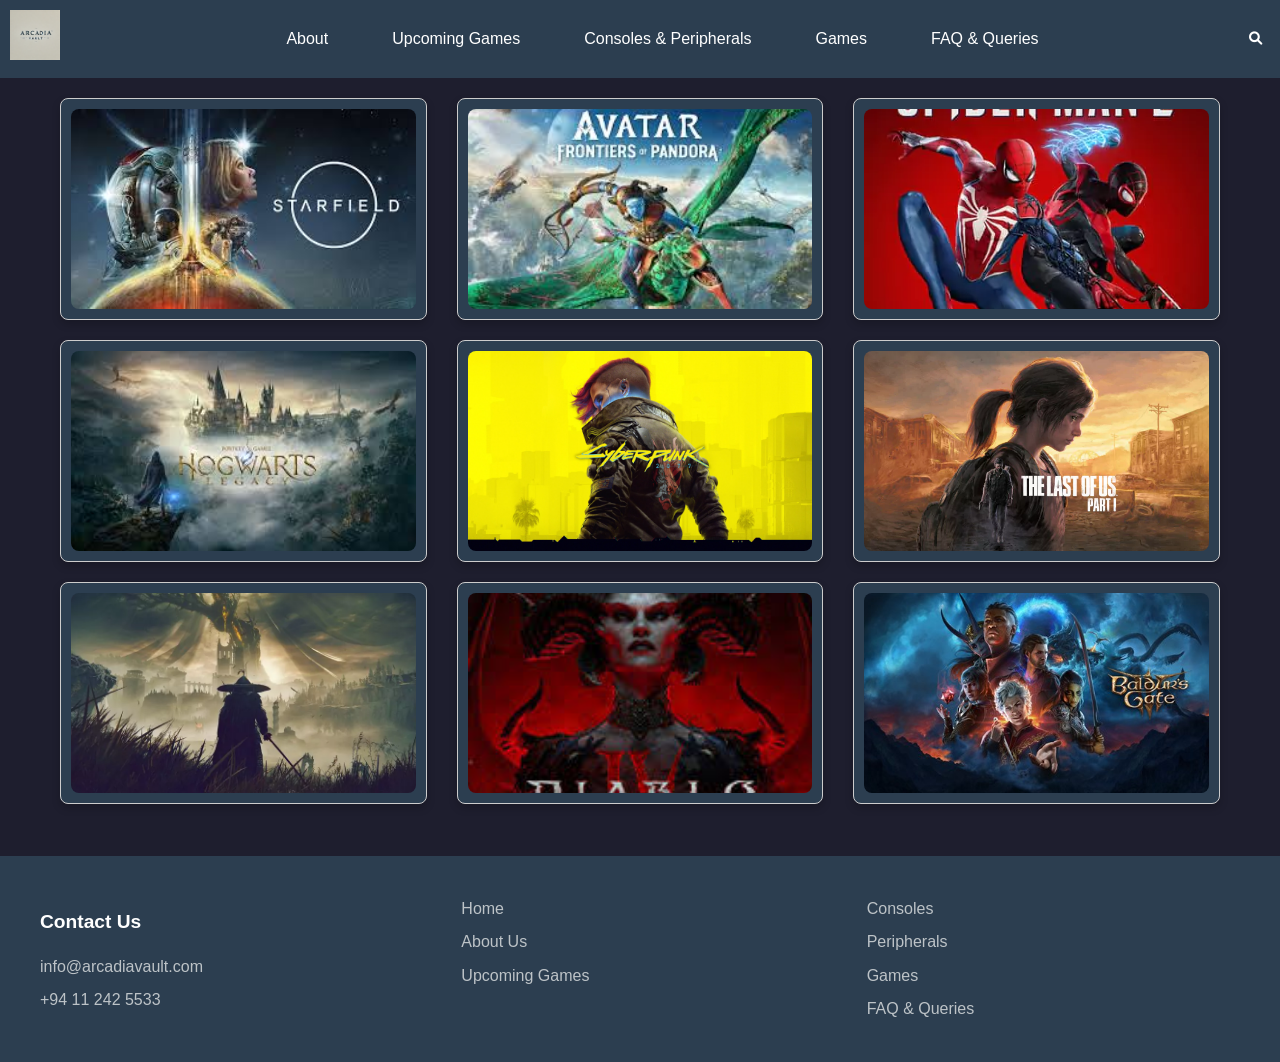
<file: upcoming.html>
<!DOCTYPE html>
<html lang="en">

<head>
    <meta charset="UTF-8">
    <meta name="viewport" content="width=device-width, initial-scale=1.0">
    <title>Upcoming Games</title>
    <link rel="stylesheet" href="style/style.css" />
    <link rel="stylesheet" href="https://cdnjs.cloudflare.com/ajax/libs/font-awesome/6.0.0/css/all.min.css">
<link rel="apple-touch-icon" sizes="57x57" href="/apple-icon-57x57.png">
<link rel="apple-touch-icon" sizes="60x60" href="/apple-icon-60x60.png">
<link rel="apple-touch-icon" sizes="72x72" href="/apple-icon-72x72.png">
<link rel="apple-touch-icon" sizes="76x76" href="/apple-icon-76x76.png">
<link rel="apple-touch-icon" sizes="114x114" href="/apple-icon-114x114.png">
<link rel="apple-touch-icon" sizes="120x120" href="/apple-icon-120x120.png">
<link rel="apple-touch-icon" sizes="144x144" href="/apple-icon-144x144.png">
<link rel="apple-touch-icon" sizes="152x152" href="/apple-icon-152x152.png">
<link rel="apple-touch-icon" sizes="180x180" href="/apple-icon-180x180.png">
<link rel="icon" type="image/png" sizes="192x192"  href="/android-icon-192x192.png">
<link rel="icon" type="image/png" sizes="32x32" href="/favicon-32x32.png">
<link rel="icon" type="image/png" sizes="96x96" href="/favicon-96x96.png">
<link rel="icon" type="image/png" sizes="16x16" href="/favicon-16x16.png">
<link rel="manifest" href="/manifest.json">
<meta name="msapplication-TileColor" content="#ffffff">
<meta name="msapplication-TileImage" content="/ms-icon-144x144.png">
<meta name="theme-color" content="#ffffff">
</head>

<body>
    <!-- Navigation Bar -->
    <nav class="navbar">
        <div class="logo">
            <a href="index.html">
                <img src="images/logo.png" alt="Arcadia Vault Logo">
            </a>
        </div>

        <input type="checkbox" id="nav-toggle" hidden>

        <ul class="nav-links">
            <li><a href="aboutus.html">About</a></li>
            <li><a href="upcoming.html">Upcoming Games</a></li>
            <li class="dropdown">
                <a href="#" class="dropbtn">Consoles & Peripherals</a>
                <div class="dropdown-content">
                    <a href="consoles.html">Consoles</a>
                    <a href="peripherals.html">Peripherals</a>
                </div>
            </li>
            <li><a href="games.html">Games</a></li>
            <li><a href="faq.html">FAQ & Queries</a></li>
        </ul>

        <div class="nav-icons">
            <div class="search-container">
                <input type="text" class="search-input" placeholder="Search...">
                <button class="search-btn">
                    <i class="fas fa-search"></i>
                </button>
            </div>
            <label for="nav-toggle" class="hamburger">
                <i class="fas fa-bars"></i>
            </label>
        </div>
    </nav>
    <div class="games-container">
        <!-- Row 1 -->
        <div class="game-row">
            <div class="game-card">
                <img src="./images/starfield.png" alt="Starfield">
                <div class="hover-content">
                    <h3>Starfield</h3>
                    <p>Release Date: September 6, 2023</p>
                </div>
            </div>
            <div class="game-card">
                <img src="./images/avatar .png" alt="Avatar: Frontiers of Pandora">
                <div class="hover-content">
                    <h3>Avatar: Frontiers of Pandora</h3>
                    <p>Release Date: December 7, 2023</p>
                </div>
            </div>
            <div class="game-card">
                <img src="./images/spiderman-2-6795f87b5b5ff.webp" alt="Marvel
                    alt=" Marvels Spider-Man 2">
                <div class="hover-content">
                    <h3>Marvel's Spider-Man 2</h3>
                    <p>Release Date: October 20, 2023</p>
                </div>
            </div>
        </div>

        <!-- Row 2 -->
        <div class="game-row">
            <div class="game-card">
                <img src="./images/hogwards.png" alt="Hogwarts Legacy">
                <div class="hover-content">
                    <h3>Hogwarts Legacy</h3>
                    <p>Release Date: February 10, 2023</p>
                </div>
            </div>
            <div class="game-card">
                <img src="./images/cyberpunk-2077-3840x2160-6795f6f7721f1.webp" alt="Cyberpunk 2077: Phantom Liberty">
                <div class="hover-content">
                    <h3>Cyberpunk 2077: Phantom Liberty</h3>
                    <p>Release Date: September 26, 2023</p>
                </div>
            </div>
            <div class="game-card">
                <img src="./images/last-of-us-1-6795f7070b4a1.webp" alt="The Last of Us Part I">
                <div class="hover-content">
                    <h3>The Last of Us Part I</h3>
                    <p>Release Date: March 28, 2023</p>
                </div>
            </div>
        </div>

        <!-- Row 3 -->
        <div class="game-row">
            <div class="game-card">
                <img src="./images/elden-ring-wallpaper-6795f6f6c652e.webp" alt="Elden Ring">
                <div class="hover-content">
                    <h3>Elden Ring</h3>
                    <p>Release Date: February 25, 2022</p>
                </div>
            </div>
            <div class="game-card">
                <img src="./images/daiblo.png" alt="Diablo IV">
                <div class="hover-content">
                    <h3>Diablo IV</h3>
                    <p>Release Date: June 6, 2023</p>
                </div>
            </div>
            <div class="game-card">
                <img src="./images/balders.png" alt="Baldur's Gate 3">
                <div class="hover-content">
                    <h3>Baldur's Gate 3</h3>
                    <p>Release Date: August 3, 2023</p>
                </div>
            </div>
        </div>
    </div>

    <!-- Footer -->
    <footer>
        <div class="footer-container">
            <div class="footer-contact">
                <h3>Contact Us</h3>
                <p><a href="#info@arcadiavault.com">info@arcadiavault.com</a></p>
                <p><a href="tel:+94 11 242 5533">+94 11 242 5533</a></p>
            </div>
            <div class="footer-nav">
                <div class="nav-column">
                    <ul>
                        <li><a href="index.html">Home</a></li>
                        <li><a href="aboutus.html">About Us</a></li>
                        <li><a href="upcoming.html">Upcoming Games</a></li>
                    </ul>
                </div>
                <div class="nav-column">
                    <ul>
                        <li><a href="consoles.html">Consoles</a></li>
                        <li><a href="peripherals.html">Peripherals<a></li>
                        <li><a href="games">Games</a></li>
                        <li><a href="faq.html">FAQ & Queries</a></li>
                    </ul>
                </div>
            </div>
        </div>
    </footer>

</html>
</file>
<file: style/style.css>
/* General Styles */
* {
    box-sizing: border-box;
}

body {
    background: #1e1e2e;
    font-family: 'Open Sans', sans-serif;
    margin: 0;
    padding: 0;
    line-height: 1.6;
    color: #BDC3C7;
    max-width: 100%;
}

h1,
h2,
h3 {
    font-family: 'Poppins', sans-serif;
    color: #FFFFFF;
}

/* Header */
header {
    color: #fff;
    padding: 10px 20px;
}

/* Flex Box Fixes */
.flex-box,
.hero-banner,
.navbar {
    max-width: 100%;
    margin: 0 auto;
}

/* Buttons */
.button {
    background: none;
    color: #3498DB;
    border: 2px solid transparent;
    border-image: linear-gradient(to right, #3498DB, #1ABC9C);
    border-image-slice: 1;
    padding: 10px 20px;
    font-size: 1em;
    cursor: pointer;
    transition: background 0.3s, color 0.3s;
}

button:hover {
    background: linear-gradient(to right, #3498DB, #1ABC9C);
    color: #FFFFFF;
}

/* Navigation Bar */
.navbar {
    display: flex;
    justify-content: space-between;
    align-items: center;
    padding: 10px;
    background-color: #2C3E50;
    position: relative;
    width: 100%;
    top: 0;
    z-index: 10;
}

.nav-links {
    display: flex;
    list-style: none;
    gap: 2rem;
}

.nav-links a {
    color: white;
    text-decoration: none;
    font-size: 1rem;
    padding: 0.5rem 1rem;
    transition: color 0.3s ease;
}

.nav-links a:hover {
    color: #00ff88;
}

/* Images */
img {
    max-width: 100%;
    height: auto;
}

.logo img {
    height: 50px;
    width: auto;
}

/* Hero Banner */
.hero-banner {
    position: relative;
    height: 80vh;
    min-height: 600px;
    background: url("../images/overwatch-2-season-3840x2160-6795f70b6acdf.webp") center/cover;
    display: flex;
    align-items: center;
    justify-content: center;
    text-align: center;
    color: white;
    overflow: hidden;
    width: 100%;
    margin: 0;
}

.hero-banner::before {
    content: '';
    position: absolute;
    top: 0;
    left: 0;
    right: 0;
    bottom: 0;
    background: rgba(0, 0, 0, 0.5);
}

.hero-content {
    position: relative;
    padding: 60px;
    max-width: 1200px;
    width: 90%;
    margin: 0 auto;
}

.hero-content h1 {
    font-size: 4rem;
    margin-bottom: 2rem;
    line-height: 1.2;
    text-shadow: 2px 2px 4px rgba(0, 0, 0, 0.3);
}

.hero-content p {
    font-size: 1.25rem;
    margin: 0 auto;
    text-shadow: 1px 1px 2px rgba(0, 0, 0, 0.3);
}

/* Featured Product Section */
.featured-product {
    border: 5px solid #000000;
    padding: 1rem;
    border-radius: 8px;
    margin: 1rem;
    display: flex;
    align-items: center;
    gap: 4rem;
}

.product-image {
    flex: 1;
}

.product-image img {
    width: 100%;
    height: auto;
}

.product-content {
    flex: 1;
}

.product-content h2 {
    font-size: 2.5rem;
    margin-bottom: 1.5rem;
}

.product-content ul {
    list-style-position: inside;
    margin: 1.5rem 0;
    font-size: 1.1rem;
}

/* Game Categories */
.game-categories {
    border: 5px solid #000000;
    padding: 1rem;
    border-radius: 8px;
    margin: 1rem;
}

.category-header {
    margin-bottom: 3rem;
}

.category-header h2 {
    font-size: 2.5rem;
    margin-bottom: 1rem;
}

.category-grid {
    display: grid;
    grid-template-columns: repeat(3, 1fr);
    gap: 2rem;
}

.category-card {
    position: relative;
    border-radius: 8px;
    overflow: hidden;
    display: flex;
    align-items: center;
    justify-content: center;
    text-align: center;
    color: white;
    font-size: 1.5rem;
    font-weight: bold;
    height: 150px;
    transition: transform 0.3s ease;
    position: relative;
    padding: 2rem;
    text-align: center;
    border-radius: 8px;
    color: white;
    font-size: 1.5rem;
    font-weight: bold;
    height: 150px;
    display: flex;
    align-items: center;
    justify-content: center;
    transition: transform 0.3s ease;
    overflow: hidden;
}

/* New CSS for the <img> */
.category-card img.category-background {
    position: absolute;
    top: 0;
    left: 0;
    width: 100%;
    height: 100%;
    object-fit: cover;
    z-index: -1;
}


/* Hover Effect */
.category-card:hover {
    transform: translateY(-5px);
}

.category-card h3 {
    font-size: 1.5rem;
}

/* Community Section */
.community {
    border: 5px solid #000000;
    padding: 1rem;
    border-radius: 8px;
    margin: 1rem;
    display: flex;
    align-items: center;
    gap: 4rem;
}

.community-content {
    flex: 2;
}

.community-content h2 {
    font-size: 2.5rem;
    margin-bottom: 1.5rem;
}

.community-content p,
.community-content ol {
    font-size: 1.1rem;
    margin-bottom: 1.5rem;
}

.community-image {
    flex: 1;
}

.community-image img {
    width: 100%;
    height: auto;
    border-radius: 12px;
}

/* Dropdown Menu */
.dropdown {
    position: relative;
}

.dropdown-content {
    display: none;
    position: absolute;
    background-color: #1a1a1a;
    min-width: 200px;
    box-shadow: 0 8px 16px rgba(0, 0, 0, 0.2);
    z-index: 1;
    border-radius: 4px;
    top: 100%;
    left: 0;
}

.dropdown-content a {
    color: white;
    padding: 12px 16px;
    display: block;
    transition: background-color 0.3s ease;
}

.dropdown-content a:hover {
    background-color: #333;
}

.dropdown:hover .dropdown-content {
    display: block;
}

/* Search */
.nav-icons {
    display: flex;
    align-items: center;
    gap: 1rem;
}

.search-container {
    display: flex;
    align-items: center;
}

.search-input {
    padding: 0.5rem;
    border: none;
    border-radius: 4px;
    background-color: #333;
    color: white;
    width: 0;
    opacity: 0;
    transition: width 0.3s ease, opacity 0.3s ease;
}

.search-btn {
    background: none;
    border: none;
    color: white;
    cursor: pointer;
    padding: 0.5rem;
    transition: color 0.3s ease;
}

.search-btn:hover {
    color: #00ff88;
}

.search-container:focus-within .search-input {
    width: 200px;
    opacity: 1;
}


/* Hamburger Menu */
.hamburger {
    display: none;
    cursor: pointer;
    background: none;
    border: none;
    color: white;
    font-size: 1.5rem;
    padding: 0.5rem;
}

.visually-hidden {
    position: absolute;
    width: 1px;
    height: 1px;
    margin: -1px;
    padding: 0;
    overflow: hidden;
    clip: rect(0, 0, 0, 0);
    border: 0;
}



footer {
    background-color: #2C3E50;
    color: #BDC3C7;
    padding: 2rem 1rem;
    margin-top: 2rem;
}

.footer-container {
    display: flex;
    flex-wrap: wrap;
    justify-content: space-between;
    max-width: 1200px;
    margin: 0 auto;
    gap: 2rem;
}

.footer-contact {
    flex: 1;
    min-width: 250px;
}

.footer-contact h3 {
    color: #FFFFFF;
    margin-bottom: 1rem;
    font-size: 1.2rem;
}

.footer-contact p {
    margin: 0.5rem 0;
    font-size: 1rem;
}

.footer-contact a {
    color: #BDC3C7;
    text-decoration: none;
    transition: color 0.3s ease;
}

.footer-contact a:hover {
    color: #00ff88;
}

.footer-nav {
    flex: 2;
    display: flex;
    gap: 2rem;
    min-width: 300px;
}

.nav-column {
    flex: 1;
}

.nav-column h3 {
    color: #FFFFFF;
    margin-bottom: 1rem;
    font-size: 1.2rem;
}

.nav-column ul {
    list-style: none;
    padding: 0;
    margin: 0;
}

.nav-column ul li {
    margin: 0.5rem 0;
}

.nav-column ul li a {
    color: #BDC3C7;
    text-decoration: none;
    transition: color 0.3s ease;
}

.nav-column ul li a:hover {
    color: #00ff88;
}

/* About Page Specific Styles */
.about-page {
    background: #1e1e2e;
    color: #BDC3C7;
}

.about-hero {
    position: relative;
    height: 40vh;
    min-height: 300px;
    background: url("https://images.unsplash.com/photo-1511512578047-dfb367046420?ixlib=rb-1.2.1&auto=format&fit=crop&w=2100&q=80") center/cover;
    display: flex;
    align-items: center;
    justify-content: center;
    text-align: center;
    margin: 0;
}

.hero-overlay {
    position: absolute;
    inset: 0;
    background: rgba(0, 0, 0, 0.5);
}

.hero-content {
    position: relative;
    z-index: 1;
}

.hero-content h1 {
    font-size: 3.5rem;
    color: #FFFFFF;
    font-family: 'Poppins', sans-serif;
    margin: 0;
}

.container {
    max-width: 1200px;
    margin: 0 auto;
    padding: 4rem 1rem;
}

.branch-title {
    font-size: 2rem;
    color: #FFFFFF;
    font-family: 'Poppins', sans-serif;
    margin-bottom: 2rem;
}

.branch-info {
    display: grid;
    grid-template-columns: 1fr 1fr;
    gap: 2rem;
    margin-bottom: 4rem;
}

.branch-image img {
    width: 100%;
    height: 400px;
    object-fit: cover;
    border-radius: 8px;
}

.branch-details {
    display: flex;
    flex-direction: column;
    gap: 1.5rem;
}

.branch-map {
    width: 100%;
    border-radius: 8px;
}

.contact-info {
    display: flex;
    flex-direction: column;
    gap: 1rem;
}

.info-item {
    display: flex;
    align-items: center;
    gap: 0.75rem;
}

.info-item i {
    color: #3498DB;
    font-size: 1.25rem;
}

/* Icons */
.icon-location::before {
    content: "📍";
}

.icon-phone::before {
    content: "📞";
}

.icon-clock::before {
    content: "🕒";
}

/* Opening Hours Table */
.opening-hours {
    margin-top: 4rem;
}

.opening-hours h2 {
    font-size: 2rem;
    color: #FFFFFF;
    font-family: 'Poppins', sans-serif;
    margin-bottom: 1.5rem;
}

.hours-table {
    width: 100%;
    border-collapse: collapse;
    background: #2C3E50;
    border-radius: 8px;
    overflow: hidden;
}

.hours-table th,
.hours-table td {
    padding: 1rem 1.5rem;
    text-align: left;
}

.hours-table th {
    background: #2C3E50;
    color: #FFFFFF;
    font-weight: 600;
}

.hours-table tbody tr:nth-child(even) {
    background: #1a1a2a;
}

.hours-table tbody tr:hover {
    background: #34495E;
}

.hours-table tfoot td {
    text-align: center;
    font-style: italic;
    background: #2C3E50;
    padding: 1rem;
}

/* Info Box Styles */
.info-box {
    background: #2C3E50;
    border-radius: 8px;
    padding: 1.5rem;
    margin: 2rem auto;
    display: grid;
    grid-template-columns: 1fr 2fr;
    gap: 1.5rem;
    align-items: center;
    max-width: 900px;
}

.info-box-title h2 {
    font-size: 2rem;
    color: #FFFFFF;
    font-family: 'Poppins', sans-serif;
    margin: 0;
    line-height: 1.2;
}

.info-box-content p {
    font-size: 1rem;
    line-height: 1.5;
    margin: 0;
}

/* Container for games */
.games-container {
    display: flex;
    flex-direction: column;
    gap: 20px;
    padding: 20px;
}

/* Each row */
.game-row {
    display: flex;
    justify-content: space-between;
    gap: 20px;
    flex-wrap: wrap;
    /* Ensures responsiveness */
}

/* Game card */
.game-card {
    display: flex;
    gap: 20px;
    border: 1px solid #ccc;
    border-radius: 8px;
    padding: 10px;
    background-color: #2C3E50;
    position: relative;
    /* Needed for the description */
    width: calc(50% - 10px);
    /* 50% width for two cards per row */
    transition: transform 0.3s ease, box-shadow 0.3s ease;
}

/* Hover effect */
.game-card:hover {
    transform: scale(1.05);
    /* Slight zoom effect */
    box-shadow: 0 8px 15px rgba(0, 0, 0, 0.2);
    /* Subtle shadow */
}

/* Image on the left */
.game-card img {
    width: 200px;
    /* Wider image for better visibility */
    height: auto;
    /* Keep aspect ratio */
    border-radius: 8px;
    /* Retain rounded corners */
    object-fit: cover;
    /* Prevent distortion */
    transition: transform 0.3s ease;
    /* Add hover zoom effect */
}

.game-card:hover img {
    transform: scale(1.1);
    /* Zoom effect on hover */
}

.game-details {
    display: flex;
    flex-direction: column;
    justify-content: space-between;
}

/* Hidden description on hover */
.game-description {
    display: none;
    position: absolute;
    bottom: 10px;
    left: 10px;
    right: 10px;
    background: rgba(0, 0, 0, 0.8);
    color: white;
    padding: 10px;
    border-radius: 8px;
    font-size: 0.9rem;
    line-height: 1.4;
    transition: opacity 0.3s ease;
    opacity: 0;
    z-index: 1;
}

/* Show description on hover */
.game-card:hover .game-description {
    display: block;
    opacity: 1;
}

/* Container for games */
.games-container {
    display: flex;
    flex-direction: column;
    gap: 20px;
    padding: 20px;
    margin: 0 auto;
    max-width: 1200px;
}

/* Each row */
.game-row {
    display: flex;
    justify-content: space-between;
    gap: 20px;
    flex-wrap: wrap;
}

/* Game card */
.game-card {
    position: relative;
    display: flex;
    flex-direction: column;
    align-items: center;
    justify-content: center;
    border-radius: 8px;
    overflow: hidden;
    width: calc(33.333% - 20px);
    /* Three cards per row */
    background-color: #2C3E50;
    box-shadow: 0 4px 8px rgba(0, 0, 0, 0.2);
    transition: transform 0.3s ease, box-shadow 0.3s ease;
}

.game-card img {
    width: 100%;
    height: 200px;
    object-fit: cover;
    transition: transform 0.3s ease;
}

.game-card:hover img {
    transform: scale(1.1);
    /* Slight zoom on hover */
}

/* Hover content */
.hover-content {
    position: absolute;
    top: 0;
    left: 0;
    right: 0;
    bottom: 0;
    background: rgba(0, 0, 0, 0.7);
    color: #FFFFFF;
    display: flex;
    flex-direction: column;
    align-items: center;
    justify-content: center;
    opacity: 0;
    transition: opacity 0.3s ease;
    text-align: center;
    padding: 10px;
}

.game-card:hover .hover-content {
    opacity: 1;
    /* Reveal on hover */
}

.hover-content h3 {
    margin-bottom: 5px;
    font-size: 1.2rem;
    font-weight: bold;
}

.hover-content p {
    margin: 0;
    font-size: 1rem;
}

/* Container for peripherals */
.peripherals-container {
    display: flex;
    flex-direction: column;
    gap: 20px;
    padding: 20px;
}

/* Each row */
.peripheral-row {
    display: flex;
    justify-content: space-between;
    gap: 20px;
    flex-wrap: wrap;
    /* Ensures responsiveness */
}

/* Peripheral card */
.peripheral-card {
    display: flex;
    flex-direction: column;
    align-items: center;
    position: relative;
    width: calc(33.33% - 20px);
    /* Default: 3 cards per row */
    background-color: #2C3E50;
    border-radius: 8px;
    overflow: hidden;
    padding: 10px;
    text-align: center;
    transition: transform 0.3s ease, box-shadow 0.3s ease;
}

/* Peripheral image */
.peripheral-card img {
    width: 100%;
    height: 200px;
    object-fit: cover;
    border-radius: 8px;
    transition: transform 0.3s ease;
}

/* Hover effect on image */
.peripheral-card:hover img {
    transform: scale(1.1);
}

/* Title below image */
.peripheral-card h3 {
    margin-top: 10px;
    color: #FFFFFF;
}

/* Hover content for price */
.hover-content {
    position: absolute;
    top: 0;
    left: 0;
    right: 0;
    bottom: 0;
    background: rgba(0, 0, 0, 0.8);
    color: #FFFFFF;
    display: flex;
    justify-content: center;
    align-items: center;
    opacity: 0;
    transition: opacity 0.3s ease;
    font-size: 1.2rem;
    font-weight: bold;
}

/* Show price on hover */
.peripheral-card:hover .hover-content {
    opacity: 1;
}

/* Container for consoles */
.consoles-container {
    display: flex;
    flex-direction: column;
    gap: 20px;
    padding: 20px;
}

/* Each row */
.console-row {
    display: flex;
    justify-content: space-between;
    gap: 20px;
    flex-wrap: wrap;
    /* Ensures responsiveness */
}

/* Console card */
.console-card {
    display: flex;
    flex-direction: column;
    align-items: center;
    position: relative;
    width: calc(33.33% - 20px);
    /* Default: 3 cards per row */
    background-color: #2C3E50;
    border-radius: 8px;
    overflow: hidden;
    padding: 10px;
    text-align: center;
    transition: transform 0.3s ease, box-shadow 0.3s ease;
}

/* Console image */
.console-card img {
    width: 100%;
    height: 200px;
    object-fit: cover;
    border-radius: 8px;
    transition: transform 0.3s ease;
}

/* Hover effect on image */
.console-card:hover img {
    transform: scale(1.1);
}

/* Title below image */
.console-card h3 {
    margin-top: 10px;
    color: #FFFFFF;
}

/* Hover content for price */
.console-hover-content {
    position: absolute;
    top: 0;
    left: 0;
    right: 0;
    bottom: 0;
    background: rgba(0, 0, 0, 0.8);
    color: #FFFFFF;
    display: flex;
    justify-content: center;
    align-items: center;
    opacity: 0;
    transition: opacity 0.3s ease;
    font-size: 1.2rem;
    font-weight: bold;
}

/* Show price on hover */
.console-card:hover .console-hover-content {
    opacity: 1;
}

/* Title Section */
.title-section {
    text-align: center;
    margin: 20px 0;
}

.title-section h1 {
    font-size: 2.5rem;
    color: #FFFFFF;
}

/* FAQs Section */
.faqs-section {
    padding: 20px;
}

.faqs-section h2 {
    font-size: 1.8rem;
    color: #FFFFFF;
    margin-bottom: 10px;
}

.faqs-list {
    list-style: none;
    padding: 0;
    margin: 0;
}

.faqs-list li {
    margin-bottom: 15px;
    background: #2C3E50;
    padding: 15px;
    border-radius: 8px;
    transition: transform 0.3s ease;
}

.faqs-list li:hover {
    transform: translateY(-5px);
    box-shadow: 0 4px 10px rgba(0, 0, 0, 0.3);
}

.faqs-list strong {
    color: #00ff88;
}

.faqs-list p {
    margin: 5px 0 0;
    color: #BDC3C7;
}

/* Ask Your Questions Section */
.ask-questions-section {
    padding: 20px;
    margin-top: 20px;
}

.ask-questions-section h2 {
    font-size: 1.8rem;
    color: #FFFFFF;
    margin-bottom: 20px;
}

/* Form Styles */
.question-form {
    background: #2C3E50;
    padding: 20px;
    border-radius: 8px;
}

.question-form label {
    display: block;
    margin-bottom: 10px;
    font-size: 1rem;
    color: #BDC3C7;
}

.question-form input[type="email"],
.question-form textarea {
    width: 100%;
    padding: 10px;
    margin-bottom: 15px;
    border: 1px solid #00ff88;
    border-radius: 5px;
    background: #1a1a2a;
    color: #BDC3C7;
    font-size: 1rem;
}

.question-form textarea {
    resize: none;
}

.question-form fieldset {
    border: 1px solid #00ff88;
    border-radius: 8px;
    padding: 10px;
    margin-bottom: 15px;
}

.question-form legend {
    font-size: 1rem;
    color: #00ff88;
}

.question-form label input[type="checkbox"] {
    margin-right: 10px;
}

.question-form button {
    background: linear-gradient(to right, #3498DB, #1ABC9C);
    color: #FFFFFF;
    border: none;
    padding: 10px 20px;
    font-size: 1rem;
    cursor: pointer;
    border-radius: 5px;
    transition: background 0.3s ease;
}

.question-form button:hover {
    background: linear-gradient(to right, #1ABC9C, #3498DB);
}

/* Responsive Styles */

/* Mobile (768px and below) */
@media screen and (max-width: 768px) {
    .navbar {
        padding: 1rem;
    }

    .hamburger {
        display: block;
    }

    .nav-links {
        display: none;
        position: absolute;
        top: 100%;
        left: 0;
        width: 100%;
        background-color: #1a1a1a;
        flex-direction: column;
        padding: 1rem 0;
        z-index: 10;
    }

    #nav-toggle:checked~.nav-links {
        display: flex;
    }

    .nav-links a {
        padding: 1rem;
        display: block;
        width: 100%;
        text-align: justify;
    }

    .dropdown-content {
        position: static;
        width: 100%;
        box-shadow: none;
        background-color: #333;
    }

    .dropdown.active .dropdown-content {
        display: block;
    }

    .hero-content h1 {
        font-size: 2rem;
    }

    .flex-box {
        padding: 2rem 1rem;
        margin: 1rem 0;
    }

    .featured-product {
        flex-direction: column;
        gap: 2rem;
    }

    .product-content h2 {
        font-size: 2rem;
    }

    .category-grid {
        grid-template-columns: 1fr;
        gap: 1rem;
    }

    .community {
        flex-direction: column;
        gap: 2rem;
    }

    .footer-container {
        flex-direction: column;
        align-items: center;
        text-align: center;
    }

    .footer-nav {
        width: 100%;
        justify-content: space-around;
    }

    .footer-contact {
        width: 100%;
        text-align: center;
    }

    .branch-info {
        grid-template-columns: 1fr;
    }

    .hero-content h1 {
        font-size: 2.5rem;
    }

    .hours-table {
        font-size: 0.9rem;
    }

    .hours-table th,
    .hours-table td {
        padding: 0.75rem 1rem;
    }

    .info-box {
        grid-template-columns: 1fr;
        text-align: center;
        gap: 1rem;
        padding: 1.25rem;
    }

    .info-box-title h2 {
        font-size: 1.75rem;
    }

    .game-card {
        width: calc(100% - 20px);
    }

    .game-card img {
        width: 150px;
        /* Adjust image width for tablets */
    }

    .game-card {
        width: 100%;
        /* One card per row on mobile */
    }

    .game-card img {
        height: 150px;
    }

    .peripheral-card {
        width: calc(100% - 20px);
        /* 1 card per row */
    }

    .peripheral-card img {
        height: 150px;
        /* Adjust image height for smaller screens */
    }

    .hover-content {
        font-size: 1rem;
        /* Adjust font size */
    }

    .console-card {
        width: calc(100% - 20px);
        /* 1 card per row */
    }

    .console-card img {
        height: 150px;
        /* Adjust image height for smaller screens */
    }

    .console-hover-content {
        font-size: 1rem;
        /* Adjust font size */
    }

    .title-section h1 {
        font-size: 1.8rem;
    }

    .faqs-list li {
        padding: 10px;
    }

    .question-form input[type="email"],
    .question-form textarea {
        font-size: 0.9rem;
    }


    /* Small Mobile (480px and below) */
    @media screen and (max-width: 480px) {
        .hero-banner {
            height: 50vh;
            min-height: 300px;
        }

        .hero-content h1 {
            font-size: 2rem;
        }

        .hero-content p {
            font-size: 0.9rem;
        }

        .footer-nav {
            flex-direction: column;
            gap: 1.5rem;
        }

        .nav-column {
            text-align: center;
        }

        .container {
            padding: 2rem 1rem;
        }

        .hero-content h1 {
            font-size: 2rem;
        }

        .branch-title,
        .opening-hours h2 {
            font-size: 1.5rem;
        }

        .hours-table {
            font-size: 0.8rem;
        }

        .info-box {
            padding: 1rem;
            margin: 1rem auto;
        }

        .info-box-title h2 {
            font-size: 1.5rem;
        }

        .info-box-content p {
            font-size: 0.9rem;
        }

        .game-card {
            flex-direction: column;
            /* Stack image and details vertically */
            align-items: center;
            text-align: center;
        }

        .game-card img {
            width: 100%;
            /* Full-width images for small screens */
            height: auto;
            /* Maintain aspect ratio */
        }

        .game-description {
            font-size: 0.8rem;
        }

        .peripheral-card img {
            height: 120px;
            /* Further adjust image height */
        }

        .hover-content {
            font-size: 0.9rem;
            /* Reduce font size for very small screens */
        }

        .console-card img {
            height: 120px;
            /* Further adjust image height */
        }

        .console-hover-content {
            font-size: 0.9rem;
            /* Reduce font size for very small screens */
        }

        .faqs-list li {
            font-size: 0.9rem;
        }

        .question-form legend {
            font-size: 0.9rem;
        }

        .question-form label input[type="checkbox"] {
            margin-right: 5px;
        }

        .question-form button {
            font-size: 0.9rem;
            padding: 8px 16px;
        }
    }
}
</file>
